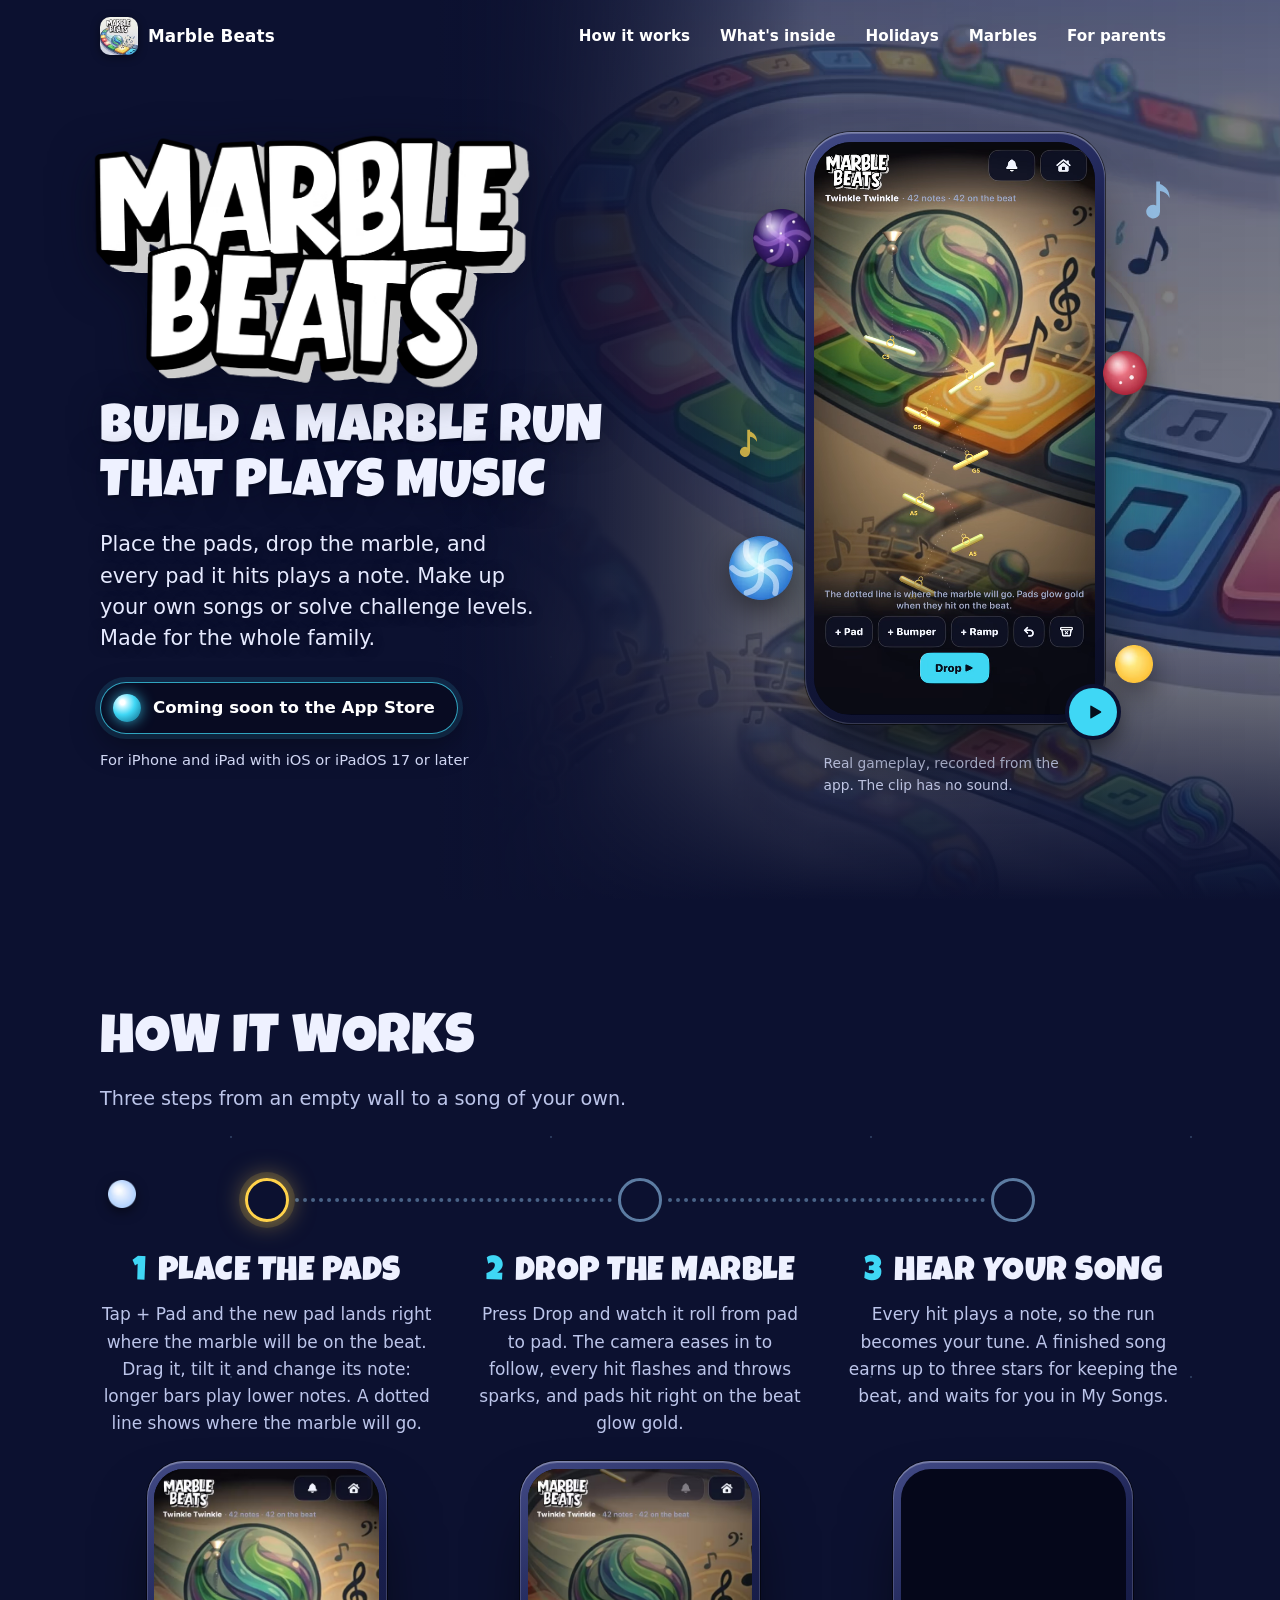
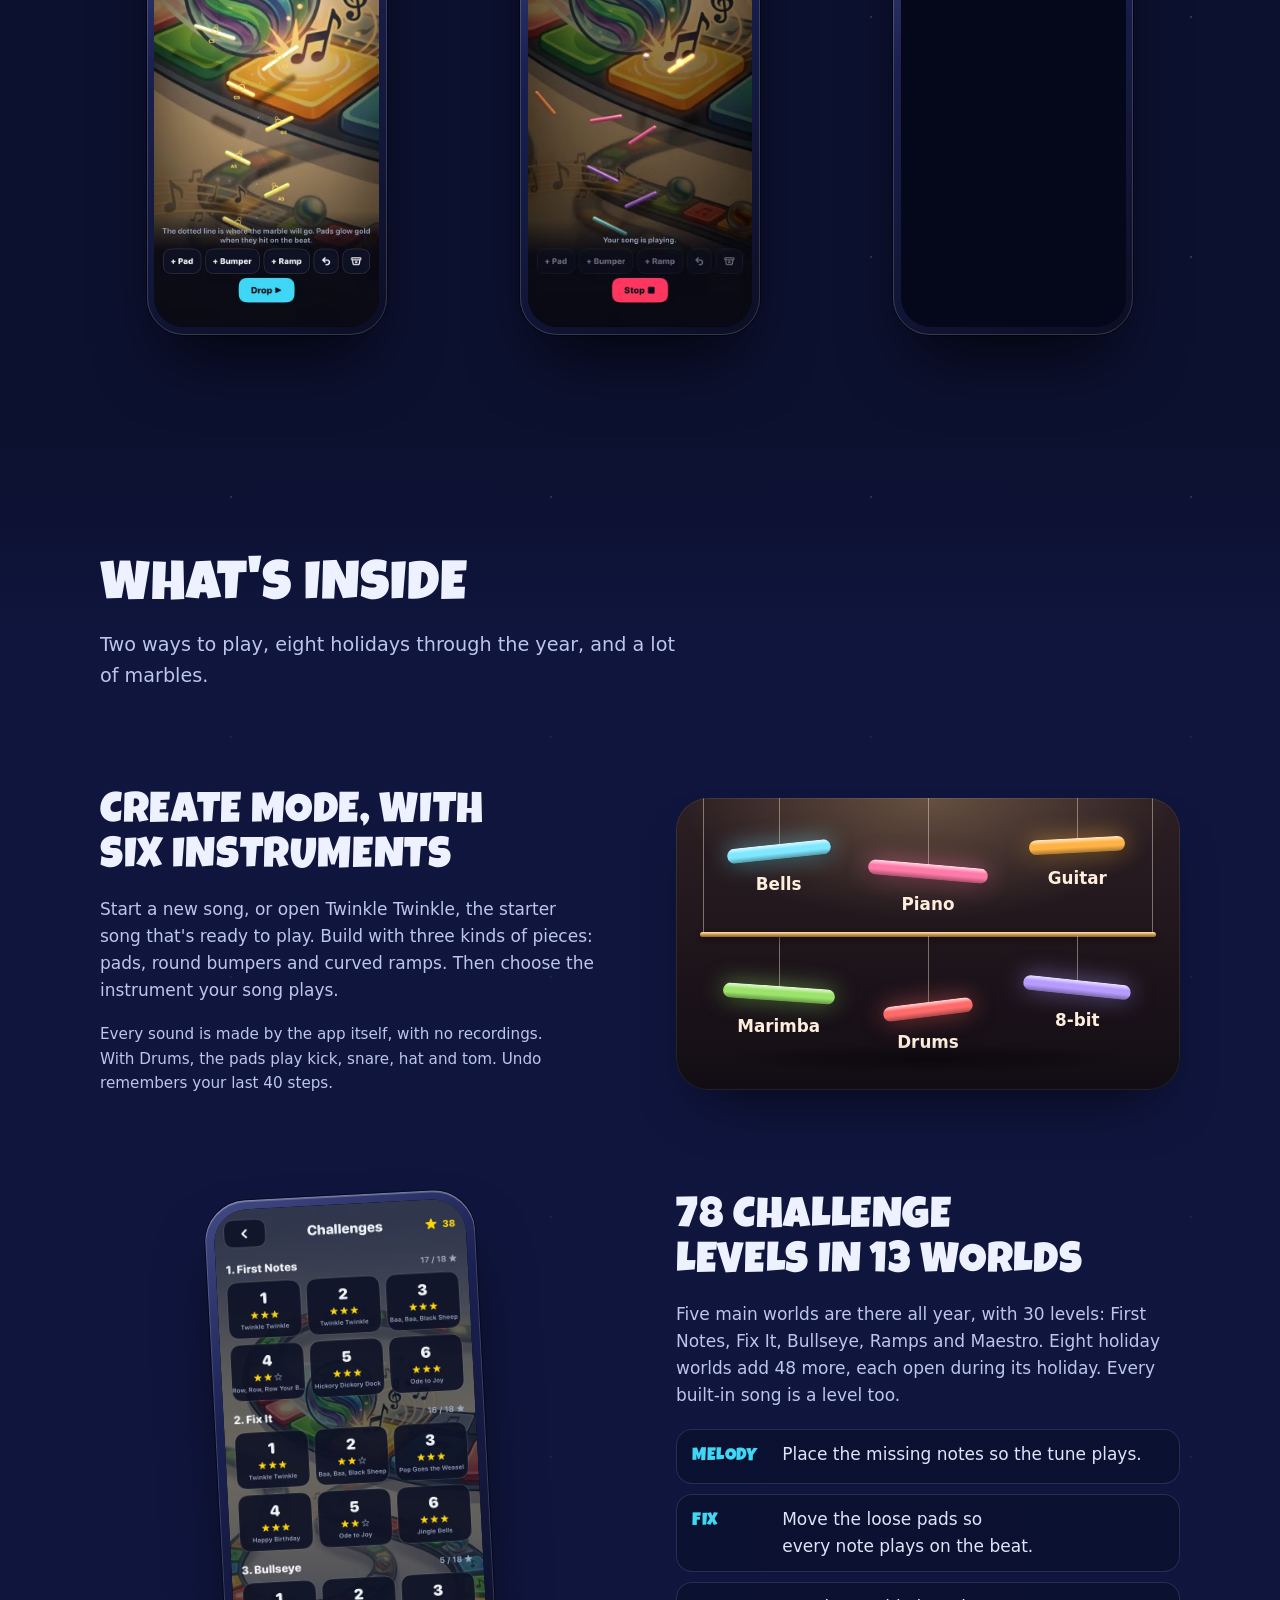
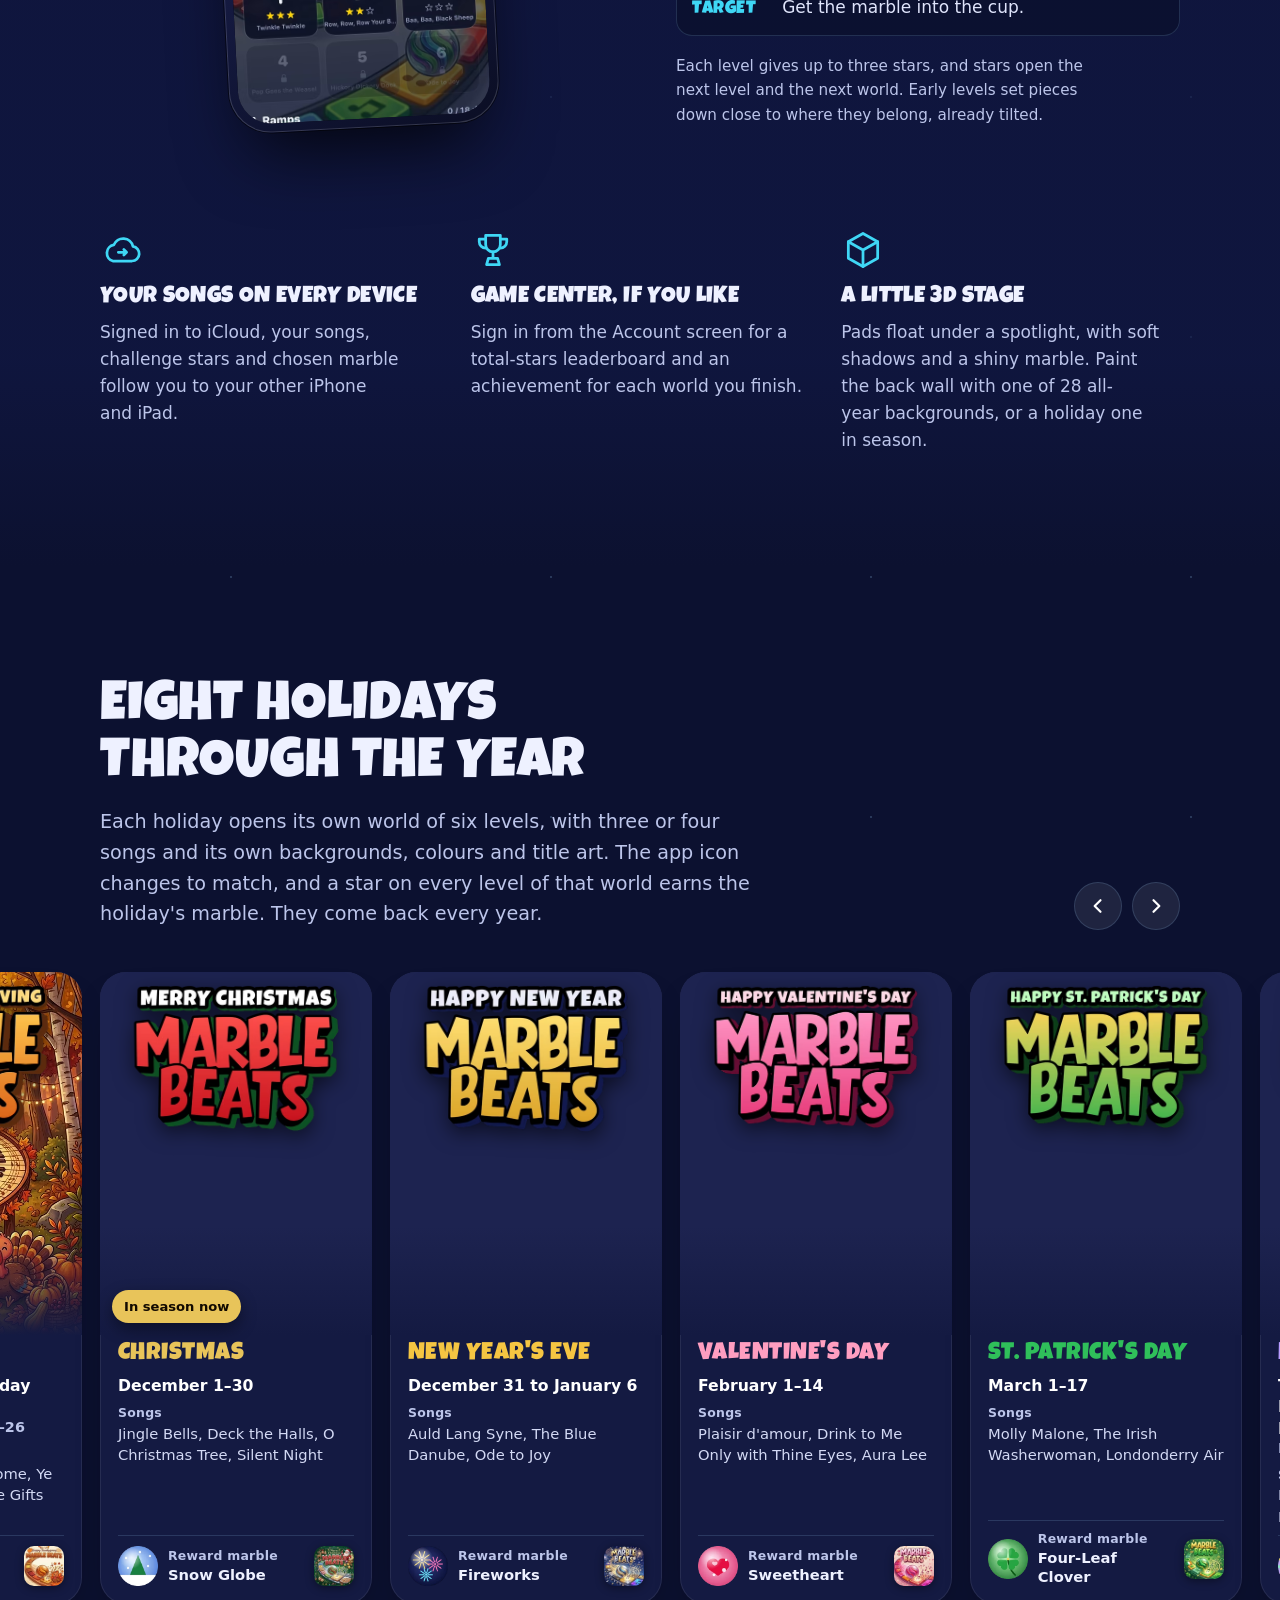
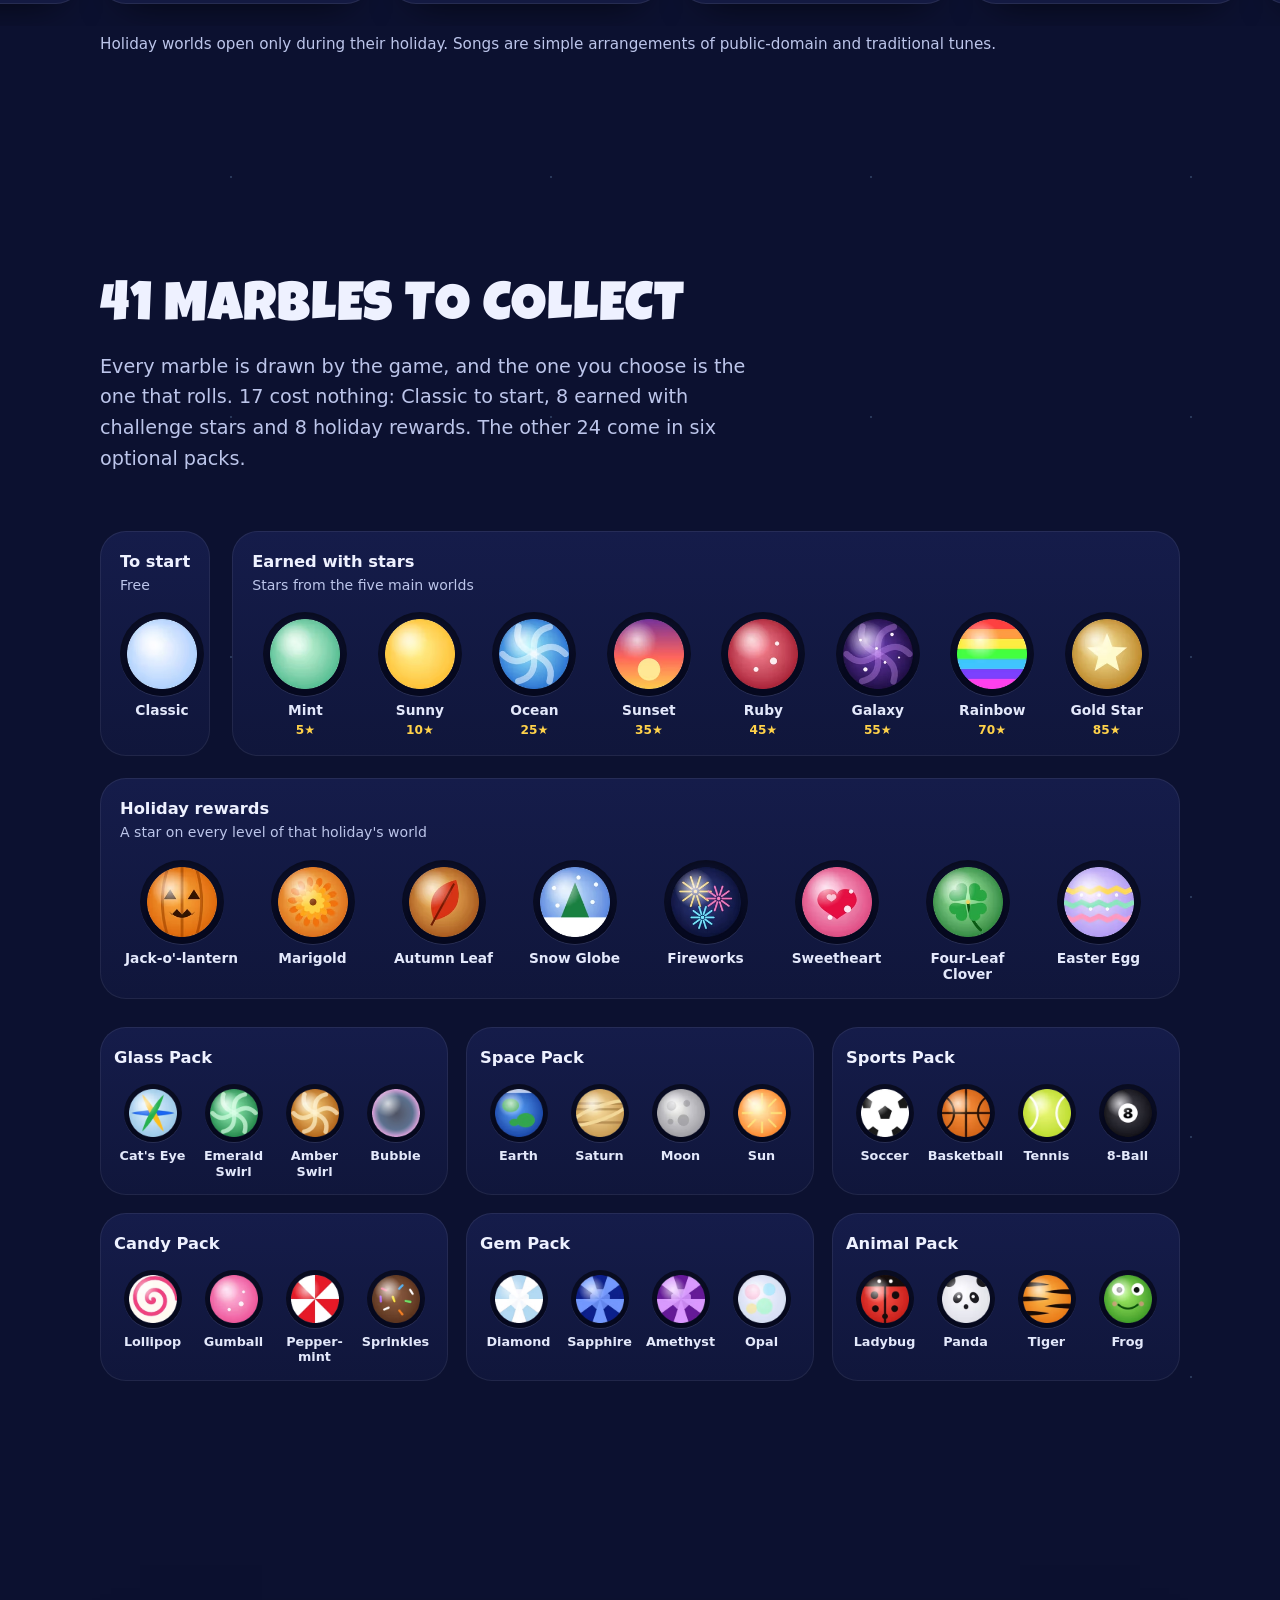
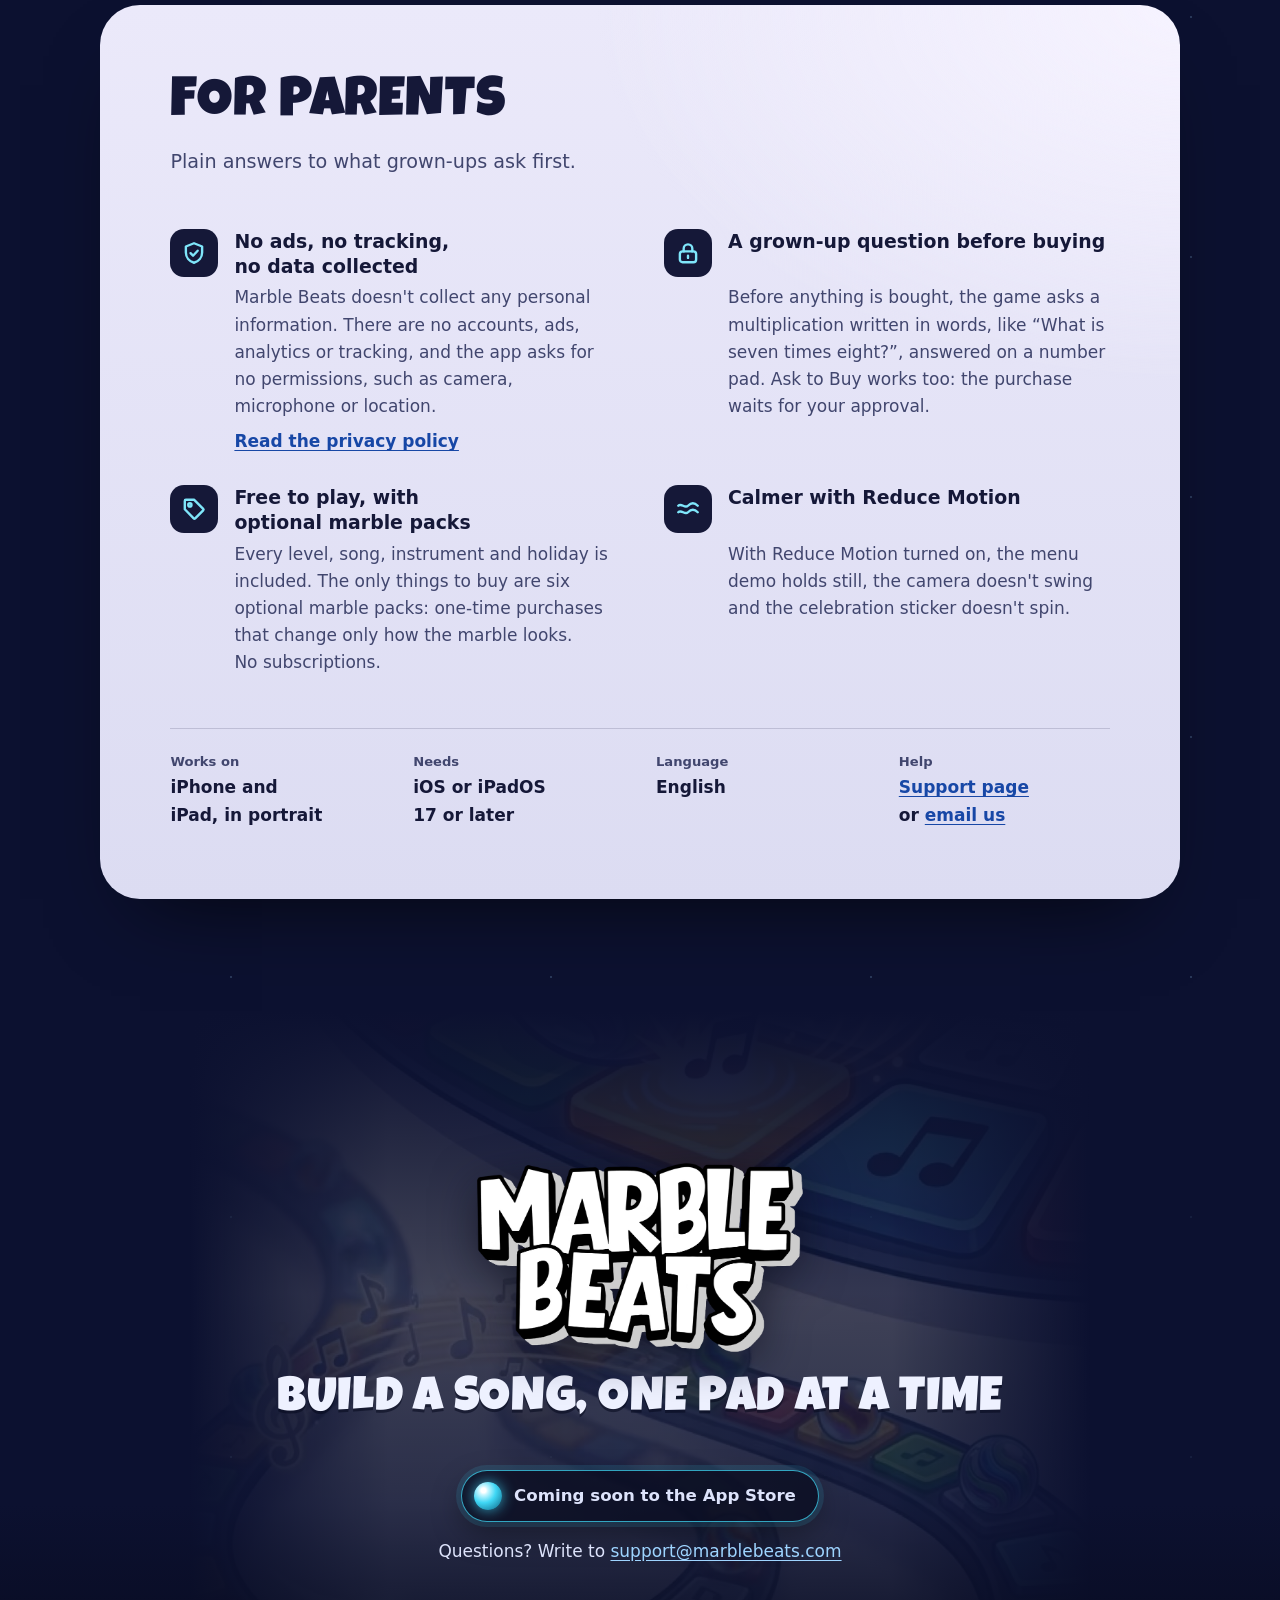
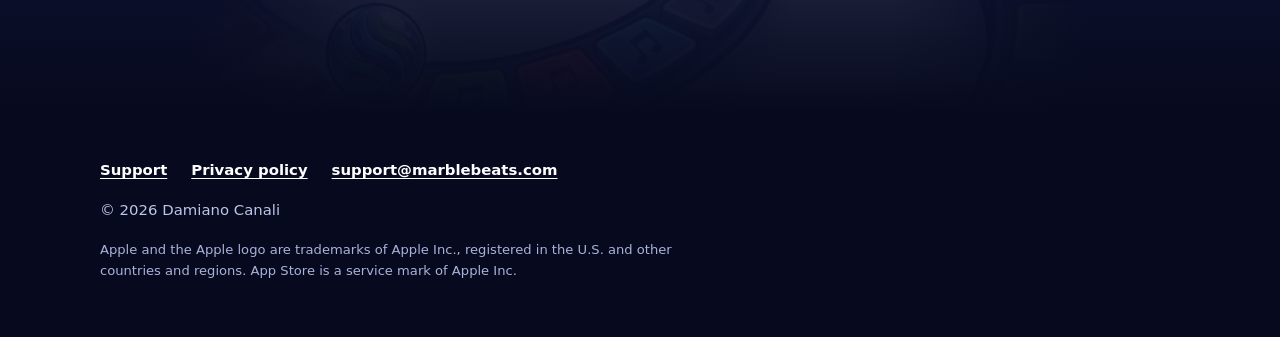
<file: index.html>
<!doctype html>
<html lang="en">
<head>
<meta charset="utf-8">
<meta name="viewport" content="width=device-width, initial-scale=1, viewport-fit=cover">
<title>Marble Beats: build a marble run that plays music</title>
<meta name="description" content="Place pads, drop the marble, and every pad it hits plays a note. A music game for the whole family on iPhone and iPad, with no ads and no tracking.">
<meta name="theme-color" content="#0c1130">
<meta name="color-scheme" content="dark">
<link rel="canonical" href="https://marblebeats.com/">
<link rel="icon" href="assets/favicon-32.png" sizes="32x32" type="image/png">
<link rel="apple-touch-icon" href="assets/apple-touch-icon.png">
<meta property="og:type" content="website">
<meta property="og:site_name" content="Marble Beats">
<meta property="og:url" content="https://marblebeats.com/">
<meta property="og:title" content="Marble Beats: build a marble run that plays music">
<meta property="og:description" content="Place pads, drop the marble, and every pad it hits plays a note. For iPhone and iPad.">
<meta property="og:image" content="https://marblebeats.com/assets/og.jpg">
<meta property="og:image:width" content="1200">
<meta property="og:image:height" content="630">
<meta property="og:image:alt" content="The Marble Beats lettering over the game's marble track artwork, next to a screenshot of a marble run playing a song.">
<meta name="twitter:card" content="summary_large_image">
<meta name="twitter:title" content="Marble Beats: build a marble run that plays music">
<meta name="twitter:description" content="Place pads, drop the marble, and every pad it hits plays a note. For iPhone and iPad.">
<meta name="twitter:image" content="https://marblebeats.com/assets/og.jpg">
<!--
  AT LAUNCH: replace 0000000000 with the app's numeric App Store ID (the digits after "id" in its
  apps.apple.com link) and uncomment the line below. Safari on iPhone and iPad then shows its own
  "Open in the App Store" banner at the top of this page. Also set APP_STORE_URL in the script at the
  end of this file so the official "Download on the App Store" badge replaces the "Coming soon" pill.
-->
<!-- <meta name="apple-itunes-app" content="app-id=0000000000"> -->
<link rel="preload" href="assets/fonts/LuckiestGuy-Regular.ttf" as="font" type="font/ttf" crossorigin>
<style>
@font-face{font-family:"Luckiest Guy";src:url("assets/fonts/LuckiestGuy-Regular.ttf") format("truetype");font-display:swap}
:root{
  --night:#0c1130;--night-2:#111845;--deep:#070a1e;--panel:#141b45;--line:rgba(158,212,255,.16);
  --cyan:#3fd7f5;--on-cyan:#050f1c;--ice:#9ed4ff;--gold:#ffd24a;--text:#eef1ff;--muted:#bcc5ea;
  --day:#e7e6f7;--day-ink:#151838;--day-muted:#41466e;--day-link:#1747a6;
  --display:"Luckiest Guy",ui-rounded,system-ui,sans-serif;
  --body:ui-rounded,"SF Pro Rounded",system-ui,-apple-system,"Segoe UI",Roboto,"Helvetica Neue",Arial,sans-serif;
  --gutter:16px;--maxw:1160px;
  color-scheme:dark;
}
@media (min-width:600px){:root{--gutter:28px}}
@media (min-width:1100px){:root{--gutter:40px}}
*,*::before,*::after{box-sizing:border-box}
html{-webkit-text-size-adjust:100%;scroll-behavior:smooth;scroll-padding-top:24px}
body{margin:0;min-width:320px;background:var(--night);color:var(--text);font:400 1.0625rem/1.6 var(--body);-webkit-font-smoothing:antialiased;
  background-image:
    radial-gradient(1px 1px at 23px 41px,rgba(255,255,255,.55),transparent 70%),
    radial-gradient(1px 1px at 151px 97px,rgba(255,255,255,.4),transparent 70%),
    radial-gradient(1.5px 1.5px at 231px 177px,rgba(158,212,255,.6),transparent 70%),
    radial-gradient(1px 1px at 297px 23px,rgba(255,255,255,.35),transparent 70%),
    radial-gradient(1px 1px at 77px 211px,rgba(255,255,255,.3),transparent 70%);
  background-size:320px 240px}
img,video,svg{display:block;max-width:100%}
img{height:auto}
p{margin:0;text-wrap:pretty}
a{color:var(--ice);text-underline-offset:.18em}
a:hover{color:#fff}
:focus-visible{outline:3px solid var(--cyan);outline-offset:3px}
[hidden]{display:none!important}
.vh{position:absolute!important;width:1px;height:1px;overflow:hidden;clip:rect(0 0 0 0);clip-path:inset(50%);white-space:nowrap}
.skip{position:absolute;left:12px;top:-80px;z-index:50;background:var(--cyan);color:var(--on-cyan);font-weight:800;padding:10px 16px;border-radius:12px;text-decoration:none}
.skip:focus{top:12px}
.wrap{width:100%;max-width:var(--maxw);margin-inline:auto;padding-inline:var(--gutter)}
h1,h2,h3,h4{margin:0;font-weight:400}
h1,h2,h3{font-family:var(--display);letter-spacing:.015em;line-height:1.04;text-wrap:balance;text-transform:uppercase}

/* top bar */
.top{position:absolute;inset:0 0 auto;z-index:5}
.top .wrap{display:flex;align-items:center;justify-content:space-between;gap:16px;height:72px}
.brand{display:flex;align-items:center;gap:10px;color:#fff;text-decoration:none;font-weight:800;font-size:1.05rem;letter-spacing:.01em}
.brand img{width:38px;height:38px;border-radius:10px;box-shadow:0 2px 10px rgba(0,0,0,.45)}
.top nav{display:none}
@media (min-width:960px){
  .top nav{display:flex;gap:2px}
  .top nav a{color:#fff;text-decoration:none;font-weight:700;font-size:.95rem;padding:8px 14px;border-radius:999px}
  .top nav a:hover{background:rgba(255,255,255,.1)}
}

/* hero */
.hero{position:relative;isolation:isolate;overflow:hidden;padding:92px 0 64px}
.hero-art{position:absolute;inset:0;z-index:-2}
.hero-art img{width:100%;height:100%;object-fit:cover;object-position:50% 38%}
.hero::before{content:"";position:absolute;inset:0;z-index:-1;
  background:linear-gradient(180deg,rgba(12,17,48,.66) 0%,rgba(12,17,48,.74) 38%,rgba(12,17,48,.9) 62%,var(--night) 92%)}
.hero-inner{display:grid;gap:44px;justify-items:center;text-align:center}
.lettering{width:min(78vw,430px);filter:drop-shadow(0 10px 22px rgba(3,6,20,.55))}
.hero .lettering{margin-inline:auto}
.hero h1{font-size:clamp(1.95rem,1.2rem + 3.3vw,3.3rem);margin-top:14px;text-shadow:0 3px 0 rgba(5,10,30,.55),0 0 30px rgba(5,10,30,.5)}
.lede{font-size:clamp(1.08rem,1rem + .45vw,1.3rem);line-height:1.5;color:#e6eaff;max-width:34ch;margin:16px auto 0;text-shadow:0 1px 12px rgba(5,10,30,.8)}
.get{margin-top:28px;display:flex;justify-content:center}
.req{font-size:.92rem;color:#d0d6f3;margin-top:14px;text-wrap:balance}
.soon{display:inline-flex;align-items:center;gap:12px;padding:11px 22px 11px 12px;border-radius:999px;color:#fff;font-weight:800;font-size:1.04rem;line-height:1.25;text-align:left;text-wrap:balance;
  background:rgba(7,10,30,.72);border:1.5px solid rgba(63,215,245,.75);box-shadow:0 0 0 5px rgba(63,215,245,.12),0 12px 30px rgba(0,0,0,.35)}
.soon .dot{flex:none;width:28px;height:28px;border-radius:50%;
  background:radial-gradient(circle at 34% 30%,#fff 0 9%,#c9f6ff 17%,#3fd7f5 46%,#0b5f80 100%);box-shadow:0 0 14px rgba(63,215,245,.75)}
.store-badge{display:inline-block;border-radius:10px}
.store-badge img{height:56px;width:auto}

.hero-phone{position:relative;margin:0;display:grid;justify-items:center;gap:28px}
.hero-phone::before{content:"";position:absolute;inset:8% -20% 10%;z-index:-1;background:radial-gradient(closest-side,rgba(63,215,245,.32),transparent);filter:blur(10px)}
.hero-phone figcaption{font-size:.86rem;color:#c9d0f0;max-width:30ch}
.phone{--w:280px;position:relative;width:var(--w);padding:calc(var(--w)*.032);border-radius:calc(var(--w)*.155);
  background:linear-gradient(150deg,#424a86 0%,#1a2050 34%,#0b0e24 100%);
  box-shadow:inset 0 0 0 1px rgba(255,255,255,.16),inset 0 2px 0 rgba(255,255,255,.22),0 0 0 1px rgba(0,0,0,.55),0 38px 70px -22px rgba(0,0,0,.8)}
.screen{position:relative;overflow:hidden;aspect-ratio:590/1204;border-radius:calc(var(--w)*.125);background:#05071a}
.screen img{position:absolute;inset:0;width:100%;height:100%;object-fit:cover}
.screen video{position:absolute;left:0;bottom:0;width:100%;height:auto;aspect-ratio:590/1282;object-fit:cover}
.hero .phone{--w:min(292px,72vw)}
.vid-btn{position:absolute;right:-12px;bottom:-12px;z-index:3;width:48px;height:48px;border:0;border-radius:50%;display:grid;place-items:center;cursor:pointer;
  background:var(--cyan);color:var(--on-cyan);box-shadow:0 0 0 4px var(--night),0 10px 22px rgba(0,0,0,.5)}
.vid-btn:hover{background:#86ecff}
.vid-btn:focus-visible{outline-color:#fff}
.vid-btn svg{width:18px;height:18px}
.vid-btn .i-play{margin-left:2px}
.vid-btn .i-play{display:none}
.vid-btn[data-state="paused"] .i-play{display:block}
.vid-btn[data-state="paused"] .i-pause{display:none}
.vid-btn.big{right:50%;bottom:50%;transform:translate(50%,50%);width:78px;height:78px;box-shadow:0 10px 34px rgba(63,215,245,.55),0 0 0 6px rgba(63,215,245,.22)}
.vid-btn.big svg{width:30px;height:30px;margin-left:4px}
.phone-wrap{position:relative}
.floaty{position:absolute;z-index:1;width:var(--s);height:var(--s);filter:drop-shadow(0 10px 14px rgba(0,0,0,.45))}
.floaty img{width:100%;height:100%}
.f1{--s:38px;left:calc(-1*var(--s) + 4px);top:13%}
.f2{--s:32px;right:calc(-1*var(--s) + 2px);top:37%}
.f3{--s:42px;left:calc(-1*var(--s) - 2px);bottom:21%}
.f4{--s:30px;right:calc(-1*var(--s) - 4px);bottom:7%}
.note{position:absolute;z-index:1;width:22px;color:var(--ice);opacity:.75;display:none}
.n1{right:-70px;top:8%;width:30px}
.n2{left:-66px;top:50%;width:22px;color:var(--gold)}
@media (min-width:600px){
  .f1{--s:58px;left:calc(-1*var(--s) + 6px)}
  .f2{--s:44px}
  .f3{--s:64px;left:calc(-1*var(--s) - 12px)}
  .f4{--s:38px;right:calc(-1*var(--s) - 10px)}
  .note{display:block}
}
@media (min-width:980px){
  .hero{padding:132px 0 104px}
  .hero-inner{grid-template-columns:minmax(0,1.12fr) minmax(0,.88fr);gap:56px;text-align:left;justify-items:start;align-items:center}
  .hero-copy{padding-bottom:24px}
  .hero .lettering{width:min(100%,440px);margin-inline:-8px 0}
  .hero h1{max-width:16ch}
  .lede{margin-left:0}
  .hero .get{justify-content:flex-start}
  .hero-phone{justify-self:center}
  .hero .phone{--w:300px}
  .hero-art{left:auto;width:min(64%,860px)}
  .hero-art img{object-position:50% 46%;-webkit-mask-image:linear-gradient(90deg,transparent,#000 42%);mask-image:linear-gradient(90deg,transparent,#000 42%)}
  .hero::before{background:linear-gradient(90deg,var(--night) 34%,rgba(12,17,48,.58) 64%,rgba(12,17,48,.5)),linear-gradient(180deg,transparent 72%,var(--night))}
}

/* sections */
.section{padding-block:clamp(64px,9vw,112px)}
.section-head{max-width:660px}
.section-head h2{font-size:clamp(2.15rem,1.45rem + 2.9vw,3.45rem)}
.section-head p{color:var(--muted);font-size:clamp(1.06rem,1rem + .3vw,1.2rem);margin-top:14px}

/* how it works: the beat rail */
.steps{--ring:44px;--gap:64px;list-style:none;margin:clamp(40px,6vw,64px) 0 0;padding:0;position:relative;display:grid;gap:var(--gap)}
.step{position:relative;padding-left:calc(var(--ring) + 20px)}
.ring{position:absolute;left:0;top:-6px;width:var(--ring);height:var(--ring);border-radius:50%;border:3px solid var(--gold);box-shadow:0 0 0 6px rgba(255,210,74,.14),0 0 26px rgba(255,210,74,.55);transition:border-color .2s,box-shadow .3s}
.armed .ring{border-color:rgba(158,212,255,.55);box-shadow:none}
.armed .ring.lit{border-color:var(--gold);box-shadow:0 0 0 6px rgba(255,210,74,.14),0 0 26px rgba(255,210,74,.55)}
.step:not(.end)::after{content:"";position:absolute;left:calc(var(--ring)/2 - 2px);top:calc(var(--ring) - 6px);bottom:calc(-1*var(--gap) - 6px);border-left:4px dotted rgba(158,212,255,.42)}
.hop{position:absolute;left:0;top:0;width:28px;height:28px;z-index:2;pointer-events:none;display:none;filter:drop-shadow(0 4px 6px rgba(0,0,0,.5))}
.armed .hop{display:block}
.hop img{width:100%;height:100%}
.step h3{font-size:clamp(1.65rem,1.3rem + 1.4vw,2.1rem)}
.step h3 .n{color:var(--cyan);margin-right:.35em}
.step p{color:var(--muted);margin-top:10px;max-width:40ch}
.step .phone{--w:min(228px,60vw);margin-top:24px}
@media (min-width:600px) and (max-width:899px){
  .step{display:grid;grid-template-columns:minmax(0,1fr) auto;grid-template-rows:auto 1fr;column-gap:clamp(24px,5vw,44px);align-items:start}
  .step h3,.step p{grid-column:1}
  .step .phone{--w:min(228px,34vw);grid-column:2;grid-row:1 / span 2;margin-top:0}
}
@media (min-width:900px){
  .steps{grid-template-columns:repeat(3,minmax(0,1fr));--gap:40px}
  .step{padding:calc(var(--ring) + 34px) 0 0;display:flex;flex-direction:column;align-items:center;text-align:center}
  .ring{left:50%;top:0;transform:translateX(-50%)}
  .step:not(.end)::after{left:calc(50% + var(--ring)/2 + 6px);right:calc(-50% - var(--gap) + var(--ring)/2 + 6px);top:calc(var(--ring)/2 - 2px);bottom:auto;border-left:0;border-top:4px dotted rgba(158,212,255,.42)}
  .step p{margin-inline:auto;margin-bottom:24px}
  .step .phone{--w:240px;margin-top:auto}
}

/* what's inside */
.inside{background:linear-gradient(180deg,transparent,rgba(17,24,69,.65) 12%,rgba(17,24,69,.65) 88%,transparent)}
.feature{display:grid;gap:40px;align-items:center;margin-top:clamp(52px,8vw,100px)}
.feature h3{font-size:clamp(1.85rem,1.3rem + 2vw,2.7rem)}
.feature-text > p{color:var(--muted);margin-top:14px;max-width:46ch}
.feature-text > p.fine{font-size:.95rem;margin-top:18px}
@media (min-width:900px){
  .feature{grid-template-columns:minmax(0,1fr) minmax(0,1fr);gap:72px}
  .feature.flip .feature-media{order:-1}
}
.stage{position:relative;overflow:hidden;border-radius:32px;padding:0 clamp(12px,3vw,32px) 34px;
  background:radial-gradient(70% 60% at 50% 0%,rgba(255,206,140,.28),transparent 70%),linear-gradient(180deg,#2c1f23 0%,#1a1219 70%,#120d14 100%);
  box-shadow:inset 0 0 0 1px rgba(255,255,255,.08),0 30px 60px -30px rgba(0,0,0,.8)}
.stage::after{content:"";position:absolute;left:10%;right:10%;bottom:16px;height:30px;border-radius:50%;background:radial-gradient(closest-side,rgba(0,0,0,.45),transparent)}
.instruments{list-style:none;margin:0;padding:0;display:grid;grid-template-columns:repeat(3,minmax(0,1fr));column-gap:8px}
.instruments li{position:relative;display:grid;grid-template-columns:minmax(0,1fr);justify-items:center;align-content:start;gap:12px;padding-top:var(--drop);font-weight:800;font-size:clamp(.9rem,.85rem + .3vw,1.05rem);color:#ffeedd}
.instruments li::before{content:"";position:absolute;top:0;left:50%;height:calc(var(--drop) + 6px);border-left:1.5px solid rgba(255,236,210,.42)}
.instruments li:nth-child(n+4){margin-top:38px}
.instruments li:nth-child(n+4)::before{top:-20px;height:calc(var(--drop) + 26px)}
.instruments li:nth-child(4)::after{content:"";position:absolute;top:-24px;left:-8px;width:calc(300% + 32px);height:5px;border-radius:3px;
  background:linear-gradient(180deg,#ffe7b5 0,#d3a35a 45%,#8a5f2a 100%);box-shadow:0 3px 6px rgba(0,0,0,.45)}
.instruments li:nth-child(1)::after,.instruments li:nth-child(3)::after{content:"";position:absolute;top:0;height:calc(100% + 16px);border-left:1.5px solid rgba(255,236,210,.42)}
.instruments li:nth-child(1)::after{left:-5px}
.instruments li:nth-child(3)::after{right:-5px}
.bar{width:var(--len);max-width:92%;height:15px;border-radius:9px;transform:rotate(var(--tilt));
  background:linear-gradient(180deg,rgba(255,255,255,.75) 0,var(--c) 34%,var(--c) 62%,rgba(0,0,0,.35) 100%),var(--c);
  box-shadow:0 0 22px color-mix(in srgb,var(--c) 55%,transparent),0 6px 10px rgba(0,0,0,.35)}
.kinds{list-style:none;margin:20px 0 0;padding:0;display:grid;gap:10px}
.kinds li{display:grid;grid-template-columns:minmax(0,1fr);gap:2px;padding:12px 16px;border-radius:16px;background:rgba(7,10,30,.42);box-shadow:inset 0 0 0 1px var(--line)}
@media (min-width:600px){.kinds li{grid-template-columns:4.6em minmax(0,1fr);gap:12px;align-items:baseline}}
.kinds b{font-family:var(--display);font-weight:400;font-size:1.1rem;letter-spacing:.03em;color:var(--cyan);text-transform:uppercase}
.kinds span{color:#dfe4fb;text-wrap:balance}
.feature-media{display:grid;justify-items:center}
.feature-media .phone{--w:min(270px,70vw);transform:rotate(-3deg)}

/* holidays */
.holidays .section-head{display:block}
.strip-head{display:flex;align-items:flex-end;justify-content:space-between;gap:24px}
.strip-ctl{display:none;gap:10px;flex:none}
@media (min-width:700px){.strip-ctl{display:flex}}
.strip-ctl button{width:48px;height:48px;border-radius:50%;border:0;cursor:pointer;display:grid;place-items:center;background:rgba(255,255,255,.08);color:#fff;box-shadow:inset 0 0 0 1px var(--line)}
.strip-ctl button:hover{background:rgba(255,255,255,.16)}
.strip-ctl button[aria-disabled="true"]{opacity:.35;cursor:default;background:rgba(255,255,255,.08)}
.strip-ctl svg{width:20px;height:20px}
.strip{list-style:none;margin:36px 0 0;display:grid;grid-auto-flow:column;grid-auto-columns:min(272px,80vw);gap:18px;overflow-x:auto;overscroll-behavior-x:contain;
  scroll-snap-type:x mandatory;position:relative;
  padding:6px max(var(--gutter),calc((100% - var(--maxw))/2 + var(--gutter))) 22px;scroll-padding-inline:max(var(--gutter),calc((100% - var(--maxw))/2 + var(--gutter)));
  scrollbar-width:thin;scrollbar-color:rgba(158,212,255,.35) transparent}
.strip:focus-visible{outline-offset:-3px}
.hcard{scroll-snap-align:start;display:flex;flex-direction:column;border-radius:26px;overflow:hidden;background:#141a42;box-shadow:inset 0 0 0 1px rgba(255,255,255,.08),0 20px 40px -24px rgba(0,0,0,.8)}
.hcard-art{position:relative;aspect-ratio:3/4;background:#1d2350}
.hcard-art::after{content:"";position:absolute;inset:auto 0 0;height:30%;background:linear-gradient(180deg,transparent,#141a42)}
.hcard-bg{position:absolute;inset:0;width:100%;height:100%;object-fit:cover}
.hcard-title{position:absolute;top:12px;left:50%;width:76%;transform:translateX(-50%);z-index:1;filter:drop-shadow(0 6px 10px rgba(0,0,0,.55))}
.season-badge{position:absolute;z-index:2;left:12px;bottom:12px;padding:6px 12px;border-radius:999px;font-size:.82rem;font-weight:800;background:var(--acc);color:#120a00;box-shadow:0 6px 16px rgba(0,0,0,.4)}
.hcard-body{display:flex;flex-direction:column;gap:8px;padding:6px 18px 18px;flex:1}
.hcard h3{font-family:var(--display);font-size:1.5rem;letter-spacing:.02em;line-height:1.1;color:var(--acc);text-transform:uppercase}
.when{font-weight:800;color:#fff;font-size:.98rem;line-height:1.35}
.when-year{display:block;font-weight:600;color:var(--muted);font-size:.9rem}
.when-year:empty{display:none}
.songs{font-size:.92rem;line-height:1.45;color:#d3d9f4}
.k{display:block;font-size:.78rem;font-weight:800;color:var(--muted);letter-spacing:.02em}
.hcard-foot{margin-top:auto;padding-top:10px;display:flex;align-items:center;justify-content:space-between;gap:10px;border-top:1px solid var(--line)}
.reward{display:flex;align-items:center;gap:10px;font-size:.92rem;font-weight:700;line-height:1.3}
.reward img{width:40px;height:40px;flex:none}
.hicon{width:40px;height:40px;border-radius:10px;flex:none;box-shadow:0 2px 8px rgba(0,0,0,.4)}
.strip-note{color:var(--muted);font-size:.95rem;margin-top:6px}

/* marbles */
.tray{margin-top:clamp(36px,6vw,56px);display:grid;gap:28px}
.shelves{display:grid;gap:22px}
@media (min-width:1000px){.shelves{grid-template-columns:auto 1fr;column-gap:22px}.shelf.holiday{grid-column:1 / -1}}
.shelf,.pack{border-radius:26px;padding:20px 20px 16px;background:linear-gradient(180deg,#151c4a,#10163b);box-shadow:inset 0 0 0 1px rgba(255,255,255,.07)}
.shelf h3,.pack h4{font-family:var(--body);font-weight:800;font-size:1.02rem;letter-spacing:0;line-height:1.3;text-transform:none}
.shelf .sub{color:var(--muted);font-size:.88rem;margin-top:2px}
.marbles{list-style:none;margin:16px 0 0;padding:0;display:flex;flex-wrap:wrap;gap:14px 4px}
@media (min-width:600px){.marbles{gap:14px 8px}.marbles li{width:78px}.cup{width:68px;height:68px}.cup img{width:56px;height:56px}}
.shelf.start{display:grid;grid-template-columns:1fr auto;grid-template-rows:1fr 1fr;column-gap:16px}
.shelf.start h3{align-self:end}.shelf.start .sub{align-self:start}
.shelf.start .marbles{margin:0;grid-column:2;grid-row:1 / span 2}
@media (min-width:1000px){
  .shelf.start{display:block}.shelf.start .marbles{margin-top:16px}
  .shelf .cup{width:76px;height:76px}
  .shelf .cup img{width:64px;height:64px}
  .shelf .m-name{font-size:.86rem}
}
@media (min-width:1200px){.shelf .cup{width:84px;height:84px}.shelf .cup img{width:70px;height:70px}}
.marbles li{width:70px;display:grid;justify-items:center;align-content:start;text-align:center;gap:6px}
.cup{width:58px;height:58px;border-radius:50%;display:grid;place-items:center;
  background:radial-gradient(circle at 50% 62%,#060920 0 52%,#1e2760 100%);box-shadow:inset 0 5px 10px rgba(0,0,0,.6),0 1px 0 rgba(255,255,255,.1)}
.cup img{width:48px;height:48px;transition:transform .5s cubic-bezier(.3,1.4,.5,1)}
.marbles li:hover .cup img{transform:translateY(-4px) rotate(-28deg)}
.m-name{font-size:.8rem;font-weight:700;line-height:1.2;color:#e3e8fb;hyphens:auto;-webkit-hyphens:auto}
@media (max-width:379px){.shelf,.pack{padding:18px 12px 14px}.marbles{gap:12px 2px}.marbles li{width:64px}.cup{width:54px;height:54px}.cup img{width:44px;height:44px}.m-name{font-size:.72rem}}
.m-note{font-size:.76rem;font-weight:800;color:var(--gold);margin-top:-4px}
/* the star and holiday shelves: even columns that fill the shelf (4 a row on phones, all 8 on wider screens) */
.shelf:not(.start) .marbles{display:grid;grid-template-columns:repeat(4,minmax(0,1fr));gap:16px 6px}
.shelf:not(.start) .marbles li{width:auto;min-width:0}
@media (min-width:760px){.shelf:not(.start) .marbles{grid-template-columns:repeat(8,minmax(0,1fr));gap:18px 8px}}
.packs{display:grid;gap:18px;grid-template-columns:repeat(auto-fill,minmax(min(100%,330px),1fr))}
.pack .marbles{flex-wrap:nowrap;justify-content:space-between;gap:4px}
.pack .marbles li{width:auto;flex:1 1 0;min-width:0}
@media (min-width:600px){.pack{padding-inline:14px}}

/* extras */
.extras{list-style:none;margin:clamp(56px,8vw,96px) 0 0;padding:0;display:grid;gap:28px 32px;grid-template-columns:repeat(auto-fit,minmax(min(100%,210px),1fr))}
.extras li{padding:4px 0 0}
.extras svg{width:44px;height:44px;color:var(--cyan)}
.extras h3{font-size:1.45rem;margin-top:14px}
.extras p{color:var(--muted);margin-top:8px;max-width:38ch}

/* parents */
.parents .panel{border-radius:clamp(26px,4vw,40px);padding:clamp(28px,5.5vw,72px);color:var(--day-ink);
  background:radial-gradient(90% 70% at 100% 0%,#f6f3ff,transparent 60%),linear-gradient(180deg,#ebe9fa,#dcdcf2);box-shadow:0 40px 80px -40px rgba(0,0,0,.7)}
.parents h2{font-size:clamp(2.15rem,1.45rem + 2.9vw,3.45rem);color:var(--day-ink)}
.parents .section-head p{color:var(--day-muted)}
.parents a{color:var(--day-link);font-weight:700}
.parents a:hover{color:#0b2a6e}
.parents :focus-visible{outline-color:#1747a6}
.trust{list-style:none;margin:clamp(32px,5vw,52px) 0 0;padding:0;display:grid;gap:30px 48px;grid-template-columns:repeat(auto-fit,minmax(min(100%,320px),1fr))}
.trust li{display:grid;grid-template-columns:minmax(0,1fr);align-items:start}
@media (max-width:599px){.trust .ic{margin-bottom:14px}}
@media (min-width:600px){
  .trust li{grid-template-columns:48px minmax(0,1fr);column-gap:16px}
  .trust .ic{grid-row:1 / span 2}
  .trust h3,.trust .copy{grid-column:2}
}
/* headings in the same row share a height, so the paragraphs beside each other start level */
@supports (grid-template-rows:subgrid){
  @media (min-width:600px){
    .trust{row-gap:0;margin-bottom:-30px}
    .trust li{grid-row:span 2;grid-template-rows:subgrid;padding-bottom:30px}
  }
}
.trust .ic{width:48px;height:48px;border-radius:14px;display:grid;place-items:center;background:#151838;color:#7fe6fa}
.trust .ic svg{width:26px;height:26px}
.trust h3{font-family:var(--body);font-weight:800;font-size:1.18rem;letter-spacing:0;line-height:1.3;text-wrap:balance;text-transform:none}
.trust p{color:var(--day-muted);margin-top:6px}
.trust p + p{margin-top:8px}
.facts{margin:clamp(32px,5vw,52px) 0 0;padding:22px 0 0;border-top:1px solid rgba(21,24,56,.16);display:grid;gap:14px 32px;grid-template-columns:repeat(auto-fit,minmax(min(100%,200px),1fr))}
.facts div{display:grid;gap:2px;align-content:start}
.facts dt{font-size:.82rem;font-weight:800;color:var(--day-muted)}
.facts dd{margin:0;font-weight:700;text-wrap:balance}

/* finale + footer */
.finale{position:relative;isolation:isolate;overflow:hidden;text-align:center;padding-block:clamp(80px,12vw,150px)}
.finale-art{position:absolute;inset:0;z-index:-2}
.finale-art img{width:100%;height:100%;object-fit:cover;object-position:50% 70%;opacity:.5}
@media (min-width:980px){.finale-art{left:50%;right:auto;width:900px;transform:translateX(-50%);-webkit-mask-image:linear-gradient(90deg,transparent,#000 22%,#000 78%,transparent);mask-image:linear-gradient(90deg,transparent,#000 22%,#000 78%,transparent)}}
.finale::before{content:"";position:absolute;inset:0;z-index:-1;background:linear-gradient(180deg,var(--night) 0%,rgba(12,17,48,.55) 40%,rgba(12,17,48,.7) 70%,var(--deep) 100%)}
.finale .lettering{width:min(66vw,330px);margin:0 auto}
.finale h2{font-size:clamp(1.9rem,1.3rem + 2.6vw,3rem);margin-top:22px;text-shadow:0 3px 0 rgba(5,10,30,.55)}
.finale p{color:#dde3fb;margin-top:16px}
.foot{background:var(--deep);padding:44px 0 56px;color:var(--muted);font-size:.93rem}
.foot nav{display:flex;flex-wrap:wrap;gap:8px 24px}
.foot nav a{color:#fff;font-weight:700}
.foot p{margin-top:16px}
.foot .legal{font-size:.82rem;max-width:72ch;color:#a9b2da}

/* motion: only when the visitor hasn't asked for less */
@media (prefers-reduced-motion:no-preference){
  .floaty{animation:bob 7s ease-in-out infinite}
  .f2{animation-duration:6s;animation-delay:-2s}
  .f3{animation-duration:8s;animation-delay:-4s}
  .f4{animation-duration:6.5s;animation-delay:-1s}
  .note{animation:drift 9s ease-in-out infinite}
  .n2{animation-delay:-4s}
  .soon .dot{animation:pulse 2s ease-in-out infinite}
}
@keyframes bob{0%,100%{transform:translateY(0) rotate(0)}50%{transform:translateY(-14px) rotate(12deg)}}
@keyframes drift{0%,100%{transform:translate(0,0) rotate(-6deg);opacity:.55}50%{transform:translate(6px,-18px) rotate(6deg);opacity:.9}}
@keyframes pulse{0%,100%{box-shadow:0 0 10px rgba(63,215,245,.6)}50%{box-shadow:0 0 22px rgba(63,215,245,1)}}
@media (prefers-reduced-motion:reduce){
  html{scroll-behavior:auto}
  .cup img{transition:none}
  .marbles li:hover .cup img{transform:none}
}
</style>
</head>
<body>
<a class="skip" href="#main">Skip to content</a>
<header class="top">
  <div class="wrap">
    <a class="brand" href="#top"><picture><source srcset="assets/img/app-icon.avif" type="image/avif"><img src="assets/img/app-icon.png" alt="" width="128" height="128"></picture>Marble Beats</a>
    <nav aria-label="Sections">
      <a href="#how">How it works</a>
      <a href="#inside">What's inside</a>
      <a href="#holidays">Holidays</a>
      <a href="#marbles">Marbles</a>
      <a href="#parents">For parents</a>
    </nav>
  </div>
</header>

<main id="main">
<section class="hero" id="top" aria-labelledby="hero-h">
  <div class="hero-art" aria-hidden="true"><picture><source srcset="assets/img/marble-track.avif 704w, assets/img/marble-track-1170.avif 1170w" sizes="(min-width:980px) 860px, 100vw" type="image/avif"><img src="assets/img/marble-track.jpg" srcset="assets/img/marble-track.jpg 704w, assets/img/marble-track-1170.jpg 1170w" sizes="(min-width:980px) 860px, 100vw" alt="" width="704" height="1520" fetchpriority="high"></picture></div>
  <div class="wrap hero-inner">
    <div class="hero-copy">
      <picture><source srcset="assets/img/title.avif" type="image/avif"><img class="lettering" src="assets/img/title.png" alt="Marble Beats" width="960" height="561" fetchpriority="high"></picture>
      <h1 id="hero-h">Build a marble run that plays music</h1>
      <p class="lede">Place the pads, drop the marble, and every pad it hits plays a note. Make up your own songs or solve challenge levels. Made for the whole family.</p>
      <div class="get">
        <p class="soon"><span class="dot" aria-hidden="true"></span>Coming soon to the App Store</p>
        <a class="store-badge" href="#" hidden><img src="assets/download-on-the-app-store-black-en-us.svg" alt="Download on the App Store" width="168" height="56" loading="lazy"></a>
      </div>
      <p class="req">For iPhone and iPad with iOS or iPadOS 17 or later</p>
    </div>
    <figure class="hero-phone">
      <div class="phone-wrap">
      <div class="phone">
        <div class="screen">
          <video id="clip" aria-label="Gameplay clip" muted loop playsinline controls preload="none" poster="assets/video/gameplay-poster.jpg" width="590" height="1282" aria-describedby="clip-cap">
            <source src="assets/video/gameplay.mp4" type="video/mp4">
            <source src="assets/video/gameplay.webm" type="video/webm">
          </video>
        </div>
      </div>
      <button class="vid-btn" id="clip-btn" type="button" data-state="paused" aria-label="Play the gameplay clip" hidden>
        <svg class="i-play" viewBox="0 0 24 24" aria-hidden="true"><path fill="currentColor" d="M7 4.5v15a1 1 0 0 0 1.5.86l12.6-7.5a1 1 0 0 0 0-1.72L8.5 3.64A1 1 0 0 0 7 4.5Z"/></svg>
        <svg class="i-pause" viewBox="0 0 24 24" aria-hidden="true"><rect x="5" y="4" width="5" height="16" rx="1.5" fill="currentColor"/><rect x="14" y="4" width="5" height="16" rx="1.5" fill="currentColor"/></svg>
      </button>
      <span class="floaty f1" aria-hidden="true"><picture><source srcset="assets/marbles/galaxy.avif" type="image/avif"><img src="assets/marbles/galaxy.png" alt="" width="128" height="128"></picture></span>
      <span class="floaty f2" aria-hidden="true"><picture><source srcset="assets/marbles/ruby.avif" type="image/avif"><img src="assets/marbles/ruby.png" alt="" width="128" height="128"></picture></span>
      <span class="floaty f3" aria-hidden="true"><picture><source srcset="assets/marbles/ocean.avif" type="image/avif"><img src="assets/marbles/ocean.png" alt="" width="128" height="128"></picture></span>
      <span class="floaty f4" aria-hidden="true"><picture><source srcset="assets/marbles/sunny.avif" type="image/avif"><img src="assets/marbles/sunny.png" alt="" width="128" height="128"></picture></span>
      <svg class="note n1" viewBox="0 0 24 32" aria-hidden="true"><path fill="currentColor" d="M9 2v19.2A5.5 5.5 0 1 0 12 26V9.5c3.4.6 6.3 2.4 7.6 5.6.4-5.6-3.3-9.6-7.6-11.2V2H9Z"/></svg>
      <svg class="note n2" viewBox="0 0 24 32" aria-hidden="true"><path fill="currentColor" d="M9 2v19.2A5.5 5.5 0 1 0 12 26V9.5c3.4.6 6.3 2.4 7.6 5.6.4-5.6-3.3-9.6-7.6-11.2V2H9Z"/></svg>
      </div>
      <figcaption id="clip-cap">Real gameplay, recorded from the app. The clip has no sound.</figcaption>
    </figure>
  </div>
</section>

<section class="section how" id="how" aria-labelledby="how-h">
  <div class="wrap">
    <div class="section-head">
      <h2 id="how-h">How it works</h2>
      <p>Three steps from an empty wall to a song of your own.</p>
    </div>
    <ol class="steps">
      <li class="step">
        <span class="ring" aria-hidden="true"></span>
        <h3><span class="n" aria-hidden="true">1</span>Place the pads</h3>
        <p>Tap + Pad and the new pad lands right where the marble will be on the beat. Drag it, tilt it and change its note: longer bars play lower notes. A dotted line shows where the marble will go.</p>
        <div class="phone"><div class="screen">
          <picture><source srcset="assets/img/step-place.avif" type="image/avif"><img src="assets/img/step-place.jpg" alt="Building a song: pads float in the air, each marked with its note, and a dotted line shows the marble's path. Buttons along the bottom read + Pad, + Bumper, + Ramp and Drop." width="540" height="1102" loading="lazy" decoding="async"></picture>
        </div></div>
      </li>
      <li class="step">
        <span class="ring" aria-hidden="true"></span>
        <h3><span class="n" aria-hidden="true">2</span>Drop the marble</h3>
        <p>Press Drop and watch it roll from pad to pad. The camera eases in to follow, every hit flashes and throws sparks, and pads hit right on the beat glow gold.</p>
        <div class="phone"><div class="screen">
          <picture><source srcset="assets/img/step-drop.avif" type="image/avif"><img src="assets/img/step-drop.jpg" alt="The marble mid-run: a pad it just hit lights up with gold sparks, and the screen reads Your song is playing." width="540" height="1102" loading="lazy" decoding="async"></picture>
        </div></div>
      </li>
      <li class="step end">
        <span class="ring" aria-hidden="true"></span>
        <h3><span class="n" aria-hidden="true">3</span>Hear your song</h3>
        <p>Every hit plays a note, so the run becomes your tune. A finished song earns up to three stars for keeping the beat, and waits for you in My Songs.</p>
        <div class="phone"><div class="screen">
          <picture><source srcset="assets/img/step-song.avif" type="image/avif"><img src="assets/img/step-song.jpg" alt="The song has finished: a sticker with three gold stars reads Perfect Rhythm!, 42 notes, 42 on the beat, with buttons for Keep editing and Play again." width="540" height="1102" loading="lazy" decoding="async"></picture>
        </div></div>
      </li>
      <li class="hop" aria-hidden="true"><picture><source srcset="assets/marbles/classic.avif" type="image/avif"><img src="assets/marbles/classic.png" alt="" width="128" height="128"></picture></li>
    </ol>
  </div>
</section>

<section class="section inside" id="inside" aria-labelledby="inside-h">
  <div class="wrap">
    <div class="section-head">
      <h2 id="inside-h">What's inside</h2>
      <p>Two ways to play, eight holidays through the year, and a lot of marbles.</p>
    </div>

    <div class="feature">
      <div class="feature-text">
        <h3>Create mode, with six instruments</h3>
        <p>Start a new song, or open Twinkle Twinkle, the starter song that's ready to play. Build with three kinds of pieces: pads, round bumpers and curved ramps. Then choose the instrument your song plays.</p>
        <p class="fine">Every sound is made by the app itself, with no recordings. With Drums, the pads play kick, snare, hat and tom. Undo remembers your last 40 steps.</p>
      </div>
      <div class="feature-media">
        <div class="stage" style="width:100%">
          <ul class="instruments" aria-label="The six instruments">
            <li style="--drop:46px"><span class="bar" style="--len:104px;--c:#7fe7ff;--tilt:-6deg"></span>Bells</li>
            <li style="--drop:66px"><span class="bar" style="--len:120px;--c:#ff7aa8;--tilt:5deg"></span>Piano</li>
            <li style="--drop:40px"><span class="bar" style="--len:96px;--c:#ffb347;--tilt:-3deg"></span>Guitar</li>
            <li style="--drop:30px"><span class="bar" style="--len:112px;--c:#9be36b;--tilt:4deg"></span>Marimba</li>
            <li style="--drop:46px"><span class="bar" style="--len:90px;--c:#ff6b6b;--tilt:-7deg"></span>Drums</li>
            <li style="--drop:24px"><span class="bar" style="--len:108px;--c:#b79bff;--tilt:6deg"></span>8-bit</li>
          </ul>
        </div>
      </div>
    </div>

    <div class="feature flip">
      <div class="feature-text">
        <h3>78 challenge levels in 13 worlds</h3>
        <p>Five main worlds are there all year, with 30 levels: First Notes, Fix It, Bullseye, Ramps and Maestro. Eight holiday worlds add 48 more, each open during its holiday. Every built-in song is a level too.</p>
        <ul class="kinds">
          <li><b>Melody</b><span>Place the missing notes so the tune plays.</span></li>
          <li><b>Fix</b><span>Move the loose pads so every note plays on the beat.</span></li>
          <li><b>Target</b><span>Get the marble into the cup.</span></li>
        </ul>
        <p class="fine">Each level gives up to three stars, and stars open the next level and the next world. Early levels set pieces down close to where they belong, already tilted.</p>
      </div>
      <div class="feature-media">
        <div class="phone"><div class="screen">
          <picture><source srcset="assets/img/challenges.avif" type="image/avif"><img src="assets/img/challenges.jpg" alt="The Challenges screen with 38 stars earned: every level of World 1, First Notes, and World 2, Fix It, has two or three stars, and World 3, Bullseye, is under way with its later levels still locked." width="540" height="1102" loading="lazy" decoding="async"></picture>
        </div></div>
      </div>
    </div>
    <ul class="extras">
      <li>
        <svg viewBox="0 0 48 48" aria-hidden="true" fill="none" stroke="currentColor" stroke-width="3" stroke-linecap="round" stroke-linejoin="round"><path d="M14 36h21a8 8 0 0 0 1-15.9A11 11 0 0 0 15 18.5 9 9 0 0 0 14 36Z"/><path d="M20 26.5h9m-3-3 3 3-3 3"/></svg>
        <h3>Your songs on every device</h3>
        <p>Signed in to iCloud, your songs, challenge stars and chosen marble follow you to your other iPhone and iPad.</p>
      </li>
      <li>
        <svg viewBox="0 0 48 48" aria-hidden="true" fill="none" stroke="currentColor" stroke-width="3" stroke-linecap="round" stroke-linejoin="round"><path d="M16 8h16v10a8 8 0 0 1-16 0V8Z"/><path d="M16 12H9v3a7 7 0 0 0 7 7m16-10h7v3a7 7 0 0 1-7 7M24 26v7m-7 7h14l-2-7H19l-2 7Z"/></svg>
        <h3>Game Center, if you like</h3>
        <p>Sign in from the Account screen for a total-stars leaderboard and an achievement for each world you finish.</p>
      </li>
      <li>
        <svg viewBox="0 0 48 48" aria-hidden="true" fill="none" stroke="currentColor" stroke-width="3" stroke-linecap="round" stroke-linejoin="round"><path d="M24 6 40 15v18L24 42 8 33V15L24 6Z"/><path d="m8 15 16 9 16-9M24 24v18"/></svg>
        <h3>A little 3D stage</h3>
        <p>Pads float under a spotlight, with soft shadows and a shiny marble. Paint the back wall with one of 28 all-year backgrounds, or a holiday one in season.</p>
      </li>
    </ul>
  </div>
</section>

<section class="section holidays" id="holidays" aria-labelledby="hol-h">
  <div class="wrap strip-head">
    <div class="section-head">
      <h2 id="hol-h">Eight holidays through the year</h2>
      <p>Each holiday opens its own world of six levels, with three or four songs and its own backgrounds, colours and title art. The app icon changes to match, and a star on every level of that world earns the holiday's marble. They come back every year.</p>
    </div>
    <div class="strip-ctl">
      <button type="button" data-dir="-1" aria-label="Previous holidays"><svg viewBox="0 0 24 24" aria-hidden="true"><path d="M15 5l-7 7 7 7" fill="none" stroke="currentColor" stroke-width="2.6" stroke-linecap="round" stroke-linejoin="round"/></svg></button>
      <button type="button" data-dir="1" aria-label="Next holidays"><svg viewBox="0 0 24 24" aria-hidden="true"><path d="M9 5l7 7-7 7" fill="none" stroke="currentColor" stroke-width="2.6" stroke-linecap="round" stroke-linejoin="round"/></svg></button>
    </div>
  </div>
  <ul class="strip" tabindex="0" aria-label="The eight holidays, in calendar order from October">
<li class="hcard" data-h="halloween" style="--acc:#FF7A1A">
  <div class="hcard-art">
    <picture><source srcset="assets/holidays/halloween.avif" type="image/avif"><img src="assets/holidays/halloween.jpg" alt="" width="520" height="720" class="hcard-bg" loading="lazy" decoding="async"></picture>
    <picture><source srcset="assets/holidays/title-halloween.avif" type="image/avif"><img src="assets/holidays/title-halloween.png" alt="" width="440" height="313" class="hcard-title" loading="lazy" decoding="async"></picture>
  </div>
  <div class="hcard-body">
    <h3>Halloween</h3>
    <p class="when">October 1–31</p>
    <p class="songs"><span class="k">Songs</span> In the Hall of the Mountain King, Toccata and Fugue, Funeral March</p>
    <div class="hcard-foot">
      <span class="reward"><picture><source srcset="assets/marbles/pumpkin.avif" type="image/avif"><img src="assets/marbles/pumpkin.png" alt="" width="128" height="128" loading="lazy" decoding="async"></picture><span><span class="k">Reward marble</span> Jack-o&#x27;-lantern</span></span>
      <picture><source srcset="assets/holidays/icon-halloween.avif" type="image/avif"><img src="assets/holidays/icon-halloween.png" alt="Halloween app icon" width="96" height="96" class="hicon" loading="lazy" decoding="async"></picture>
    </div>
  </div>
</li>
<li class="hcard" data-h="muertos" style="--acc:#FFA620">
  <div class="hcard-art">
    <picture><source srcset="assets/holidays/muertos.avif" type="image/avif"><img src="assets/holidays/muertos.jpg" alt="" width="520" height="720" class="hcard-bg" loading="lazy" decoding="async"></picture>
    <picture><source srcset="assets/holidays/title-muertos.avif" type="image/avif"><img src="assets/holidays/title-muertos.png" alt="" width="440" height="322" class="hcard-title" loading="lazy" decoding="async"></picture>
  </div>
  <div class="hcard-body">
    <h3>Día de los Muertos</h3>
    <p class="when">November 1–7</p>
    <p class="songs"><span class="k">Songs</span> La Cucaracha, La Paloma, Mambrú se fue a la guerra</p>
    <div class="hcard-foot">
      <span class="reward"><picture><source srcset="assets/marbles/marigold.avif" type="image/avif"><img src="assets/marbles/marigold.png" alt="" width="128" height="128" loading="lazy" decoding="async"></picture><span><span class="k">Reward marble</span> Marigold</span></span>
      <picture><source srcset="assets/holidays/icon-muertos.avif" type="image/avif"><img src="assets/holidays/icon-muertos.png" alt="Día de los Muertos app icon" width="96" height="96" class="hicon" loading="lazy" decoding="async"></picture>
    </div>
  </div>
</li>
<li class="hcard" data-h="thanksgiving" style="--acc:#F2A33A">
  <div class="hcard-art">
    <picture><source srcset="assets/holidays/thanksgiving.avif" type="image/avif"><img src="assets/holidays/thanksgiving.jpg" alt="" width="520" height="720" class="hcard-bg" loading="lazy" decoding="async"></picture>
    <picture><source srcset="assets/holidays/title-thanksgiving.avif" type="image/avif"><img src="assets/holidays/title-thanksgiving.png" alt="" width="440" height="309" class="hcard-title" loading="lazy" decoding="async"></picture>
  </div>
  <div class="hcard-body">
    <h3>Thanksgiving</h3>
    <p class="when">November 8 to the day after Thanksgiving<span class="when-year" data-year-for="thanksgiving"></span></p>
    <p class="songs"><span class="k">Songs</span> We Gather Together, Come, Ye Thankful People, Simple Gifts</p>
    <div class="hcard-foot">
      <span class="reward"><picture><source srcset="assets/marbles/leaf.avif" type="image/avif"><img src="assets/marbles/leaf.png" alt="" width="128" height="128" loading="lazy" decoding="async"></picture><span><span class="k">Reward marble</span> Autumn Leaf</span></span>
      <picture><source srcset="assets/holidays/icon-thanksgiving.avif" type="image/avif"><img src="assets/holidays/icon-thanksgiving.png" alt="Thanksgiving app icon" width="96" height="96" class="hicon" loading="lazy" decoding="async"></picture>
    </div>
  </div>
</li>
<li class="hcard" data-h="christmas" style="--acc:#E8C45A">
  <div class="hcard-art">
    <picture><source srcset="assets/holidays/christmas.avif" type="image/avif"><img src="assets/holidays/christmas.jpg" alt="" width="520" height="720" class="hcard-bg" loading="lazy" decoding="async"></picture>
    <picture><source srcset="assets/holidays/title-christmas.avif" type="image/avif"><img src="assets/holidays/title-christmas.png" alt="" width="440" height="314" class="hcard-title" loading="lazy" decoding="async"></picture>
  </div>
  <div class="hcard-body">
    <h3>Christmas</h3>
    <p class="when">December 1–30</p>
    <p class="songs"><span class="k">Songs</span> Jingle Bells, Deck the Halls, O Christmas Tree, Silent Night</p>
    <div class="hcard-foot">
      <span class="reward"><picture><source srcset="assets/marbles/snowglobe.avif" type="image/avif"><img src="assets/marbles/snowglobe.png" alt="" width="128" height="128" loading="lazy" decoding="async"></picture><span><span class="k">Reward marble</span> Snow Globe</span></span>
      <picture><source srcset="assets/holidays/icon-christmas.avif" type="image/avif"><img src="assets/holidays/icon-christmas.png" alt="Christmas app icon" width="96" height="96" class="hicon" loading="lazy" decoding="async"></picture>
    </div>
  </div>
</li>
<li class="hcard" data-h="newyear" style="--acc:#F5C542">
  <div class="hcard-art">
    <picture><source srcset="assets/holidays/newyear.avif" type="image/avif"><img src="assets/holidays/newyear.jpg" alt="" width="520" height="720" class="hcard-bg" loading="lazy" decoding="async"></picture>
    <picture><source srcset="assets/holidays/title-newyear.avif" type="image/avif"><img src="assets/holidays/title-newyear.png" alt="" width="440" height="316" class="hcard-title" loading="lazy" decoding="async"></picture>
  </div>
  <div class="hcard-body">
    <h3>New Year&#x27;s Eve</h3>
    <p class="when">December 31 to January 6</p>
    <p class="songs"><span class="k">Songs</span> Auld Lang Syne, The Blue Danube, Ode to Joy</p>
    <div class="hcard-foot">
      <span class="reward"><picture><source srcset="assets/marbles/fireworks.avif" type="image/avif"><img src="assets/marbles/fireworks.png" alt="" width="128" height="128" loading="lazy" decoding="async"></picture><span><span class="k">Reward marble</span> Fireworks</span></span>
      <picture><source srcset="assets/holidays/icon-newyear.avif" type="image/avif"><img src="assets/holidays/icon-newyear.png" alt="New Year&#x27;s Eve app icon" width="96" height="96" class="hicon" loading="lazy" decoding="async"></picture>
    </div>
  </div>
</li>
<li class="hcard" data-h="valentines" style="--acc:#FF9EC0">
  <div class="hcard-art">
    <picture><source srcset="assets/holidays/valentines.avif" type="image/avif"><img src="assets/holidays/valentines.jpg" alt="" width="520" height="720" class="hcard-bg" loading="lazy" decoding="async"></picture>
    <picture><source srcset="assets/holidays/title-valentines.avif" type="image/avif"><img src="assets/holidays/title-valentines.png" alt="" width="440" height="309" class="hcard-title" loading="lazy" decoding="async"></picture>
  </div>
  <div class="hcard-body">
    <h3>Valentine&#x27;s Day</h3>
    <p class="when">February 1–14</p>
    <p class="songs"><span class="k">Songs</span> Plaisir d&#x27;amour, Drink to Me Only with Thine Eyes, Aura Lee</p>
    <div class="hcard-foot">
      <span class="reward"><picture><source srcset="assets/marbles/sweetheart.avif" type="image/avif"><img src="assets/marbles/sweetheart.png" alt="" width="128" height="128" loading="lazy" decoding="async"></picture><span><span class="k">Reward marble</span> Sweetheart</span></span>
      <picture><source srcset="assets/holidays/icon-valentines.avif" type="image/avif"><img src="assets/holidays/icon-valentines.png" alt="Valentine&#x27;s Day app icon" width="96" height="96" class="hicon" loading="lazy" decoding="async"></picture>
    </div>
  </div>
</li>
<li class="hcard" data-h="stpatricks" style="--acc:#2FBF5A">
  <div class="hcard-art">
    <picture><source srcset="assets/holidays/stpatricks.avif" type="image/avif"><img src="assets/holidays/stpatricks.jpg" alt="" width="520" height="720" class="hcard-bg" loading="lazy" decoding="async"></picture>
    <picture><source srcset="assets/holidays/title-stpatricks.avif" type="image/avif"><img src="assets/holidays/title-stpatricks.png" alt="" width="440" height="308" class="hcard-title" loading="lazy" decoding="async"></picture>
  </div>
  <div class="hcard-body">
    <h3>St. Patrick&#x27;s Day</h3>
    <p class="when">March 1–17</p>
    <p class="songs"><span class="k">Songs</span> Molly Malone, The Irish Washerwoman, Londonderry Air</p>
    <div class="hcard-foot">
      <span class="reward"><picture><source srcset="assets/marbles/clover.avif" type="image/avif"><img src="assets/marbles/clover.png" alt="" width="128" height="128" loading="lazy" decoding="async"></picture><span><span class="k">Reward marble</span> Four-Leaf Clover</span></span>
      <picture><source srcset="assets/holidays/icon-stpatricks.avif" type="image/avif"><img src="assets/holidays/icon-stpatricks.png" alt="St. Patrick&#x27;s Day app icon" width="96" height="96" class="hicon" loading="lazy" decoding="async"></picture>
    </div>
  </div>
</li>
<li class="hcard" data-h="easter" style="--acc:#B89CFF">
  <div class="hcard-art">
    <picture><source srcset="assets/holidays/easter.avif" type="image/avif"><img src="assets/holidays/easter.jpg" alt="" width="520" height="720" class="hcard-bg" loading="lazy" decoding="async"></picture>
    <picture><source srcset="assets/holidays/title-easter.avif" type="image/avif"><img src="assets/holidays/title-easter.png" alt="" width="440" height="324" class="hcard-title" loading="lazy" decoding="async"></picture>
  </div>
  <div class="hcard-body">
    <h3>Easter</h3>
    <p class="when">The two weeks before Easter Sunday, through Easter Monday<span class="when-year" data-year-for="easter"></span></p>
    <p class="songs"><span class="k">Songs</span> Hot Cross Buns, Christ the Lord Is Risen Today, Spring (Vivaldi)</p>
    <div class="hcard-foot">
      <span class="reward"><picture><source srcset="assets/marbles/easteregg.avif" type="image/avif"><img src="assets/marbles/easteregg.png" alt="" width="128" height="128" loading="lazy" decoding="async"></picture><span><span class="k">Reward marble</span> Easter Egg</span></span>
      <picture><source srcset="assets/holidays/icon-easter.avif" type="image/avif"><img src="assets/holidays/icon-easter.png" alt="Easter app icon" width="96" height="96" class="hicon" loading="lazy" decoding="async"></picture>
    </div>
  </div>
</li>
  </ul>
  <div class="wrap"><p class="strip-note">Holiday worlds open only during their holiday. Songs are simple arrangements of public-domain and traditional tunes.</p></div>
</section>

<section class="section marbles-sec" id="marbles" aria-labelledby="mar-h">
  <div class="wrap">
    <div class="section-head">
      <h2 id="mar-h">41 marbles to collect</h2>
      <p>Every marble is drawn by the game, and the one you choose is the one that rolls. 17 cost nothing: Classic to start, 8 earned with challenge stars and 8 holiday rewards. The other 24 come in six optional packs.</p>
    </div>
    <div class="tray">
      <div class="shelves">
        <div class="shelf start">
          <h3>To start</h3>
          <p class="sub">Free</p>
          <ul class="marbles"><li><span class="cup"><picture><source srcset="assets/marbles/classic.avif" type="image/avif"><img src="assets/marbles/classic.png" alt="" width="128" height="128" loading="lazy" decoding="async"></picture></span><span class="m-name">Classic</span></li></ul>
        </div>
        <div class="shelf">
          <h3>Earned with stars</h3>
          <p class="sub">Stars from the five main worlds</p>
          <ul class="marbles"><li><span class="cup"><picture><source srcset="assets/marbles/mint.avif" type="image/avif"><img src="assets/marbles/mint.png" alt="" width="128" height="128" loading="lazy" decoding="async"></picture></span><span class="m-name">Mint</span><span class="m-note">5<span class="star" aria-hidden="true">★</span><span class="vh"> stars</span></span></li><li><span class="cup"><picture><source srcset="assets/marbles/sunny.avif" type="image/avif"><img src="assets/marbles/sunny.png" alt="" width="128" height="128" loading="lazy" decoding="async"></picture></span><span class="m-name">Sunny</span><span class="m-note">10<span class="star" aria-hidden="true">★</span><span class="vh"> stars</span></span></li><li><span class="cup"><picture><source srcset="assets/marbles/ocean.avif" type="image/avif"><img src="assets/marbles/ocean.png" alt="" width="128" height="128" loading="lazy" decoding="async"></picture></span><span class="m-name">Ocean</span><span class="m-note">25<span class="star" aria-hidden="true">★</span><span class="vh"> stars</span></span></li><li><span class="cup"><picture><source srcset="assets/marbles/sunset.avif" type="image/avif"><img src="assets/marbles/sunset.png" alt="" width="128" height="128" loading="lazy" decoding="async"></picture></span><span class="m-name">Sunset</span><span class="m-note">35<span class="star" aria-hidden="true">★</span><span class="vh"> stars</span></span></li><li><span class="cup"><picture><source srcset="assets/marbles/ruby.avif" type="image/avif"><img src="assets/marbles/ruby.png" alt="" width="128" height="128" loading="lazy" decoding="async"></picture></span><span class="m-name">Ruby</span><span class="m-note">45<span class="star" aria-hidden="true">★</span><span class="vh"> stars</span></span></li><li><span class="cup"><picture><source srcset="assets/marbles/galaxy.avif" type="image/avif"><img src="assets/marbles/galaxy.png" alt="" width="128" height="128" loading="lazy" decoding="async"></picture></span><span class="m-name">Galaxy</span><span class="m-note">55<span class="star" aria-hidden="true">★</span><span class="vh"> stars</span></span></li><li><span class="cup"><picture><source srcset="assets/marbles/rainbow.avif" type="image/avif"><img src="assets/marbles/rainbow.png" alt="" width="128" height="128" loading="lazy" decoding="async"></picture></span><span class="m-name">Rainbow</span><span class="m-note">70<span class="star" aria-hidden="true">★</span><span class="vh"> stars</span></span></li><li><span class="cup"><picture><source srcset="assets/marbles/gold.avif" type="image/avif"><img src="assets/marbles/gold.png" alt="" width="128" height="128" loading="lazy" decoding="async"></picture></span><span class="m-name">Gold Star</span><span class="m-note">85<span class="star" aria-hidden="true">★</span><span class="vh"> stars</span></span></li></ul>
        </div>
        <div class="shelf holiday">
          <h3>Holiday rewards</h3>
          <p class="sub">A star on every level of that holiday's world</p>
          <ul class="marbles"><li><span class="cup"><picture><source srcset="assets/marbles/pumpkin.avif" type="image/avif"><img src="assets/marbles/pumpkin.png" alt="" width="128" height="128" loading="lazy" decoding="async"></picture></span><span class="m-name">Jack-o&#x27;-lantern</span></li><li><span class="cup"><picture><source srcset="assets/marbles/marigold.avif" type="image/avif"><img src="assets/marbles/marigold.png" alt="" width="128" height="128" loading="lazy" decoding="async"></picture></span><span class="m-name">Marigold</span></li><li><span class="cup"><picture><source srcset="assets/marbles/leaf.avif" type="image/avif"><img src="assets/marbles/leaf.png" alt="" width="128" height="128" loading="lazy" decoding="async"></picture></span><span class="m-name">Autumn Leaf</span></li><li><span class="cup"><picture><source srcset="assets/marbles/snowglobe.avif" type="image/avif"><img src="assets/marbles/snowglobe.png" alt="" width="128" height="128" loading="lazy" decoding="async"></picture></span><span class="m-name">Snow Globe</span></li><li><span class="cup"><picture><source srcset="assets/marbles/fireworks.avif" type="image/avif"><img src="assets/marbles/fireworks.png" alt="" width="128" height="128" loading="lazy" decoding="async"></picture></span><span class="m-name">Fire&shy;works</span></li><li><span class="cup"><picture><source srcset="assets/marbles/sweetheart.avif" type="image/avif"><img src="assets/marbles/sweetheart.png" alt="" width="128" height="128" loading="lazy" decoding="async"></picture></span><span class="m-name">Sweet&shy;heart</span></li><li><span class="cup"><picture><source srcset="assets/marbles/clover.avif" type="image/avif"><img src="assets/marbles/clover.png" alt="" width="128" height="128" loading="lazy" decoding="async"></picture></span><span class="m-name">Four-Leaf Clover</span></li><li><span class="cup"><picture><source srcset="assets/marbles/easteregg.avif" type="image/avif"><img src="assets/marbles/easteregg.png" alt="" width="128" height="128" loading="lazy" decoding="async"></picture></span><span class="m-name">Easter Egg</span></li></ul>
        </div>
      </div>
      <div>
        <h3 class="vh">Optional marble packs</h3>
        <div class="packs">
<div class="pack"><h4>Glass Pack</h4><ul class="marbles"><li><span class="cup"><picture><source srcset="assets/marbles/catseye.avif" type="image/avif"><img src="assets/marbles/catseye.png" alt="" width="128" height="128" loading="lazy" decoding="async"></picture></span><span class="m-name">Cat&#x27;s Eye</span></li><li><span class="cup"><picture><source srcset="assets/marbles/emerald.avif" type="image/avif"><img src="assets/marbles/emerald.png" alt="" width="128" height="128" loading="lazy" decoding="async"></picture></span><span class="m-name">Emerald Swirl</span></li><li><span class="cup"><picture><source srcset="assets/marbles/amber.avif" type="image/avif"><img src="assets/marbles/amber.png" alt="" width="128" height="128" loading="lazy" decoding="async"></picture></span><span class="m-name">Amber Swirl</span></li><li><span class="cup"><picture><source srcset="assets/marbles/bubble.avif" type="image/avif"><img src="assets/marbles/bubble.png" alt="" width="128" height="128" loading="lazy" decoding="async"></picture></span><span class="m-name">Bubble</span></li></ul></div>
<div class="pack"><h4>Space Pack</h4><ul class="marbles"><li><span class="cup"><picture><source srcset="assets/marbles/earth.avif" type="image/avif"><img src="assets/marbles/earth.png" alt="" width="128" height="128" loading="lazy" decoding="async"></picture></span><span class="m-name">Earth</span></li><li><span class="cup"><picture><source srcset="assets/marbles/saturn.avif" type="image/avif"><img src="assets/marbles/saturn.png" alt="" width="128" height="128" loading="lazy" decoding="async"></picture></span><span class="m-name">Saturn</span></li><li><span class="cup"><picture><source srcset="assets/marbles/moon.avif" type="image/avif"><img src="assets/marbles/moon.png" alt="" width="128" height="128" loading="lazy" decoding="async"></picture></span><span class="m-name">Moon</span></li><li><span class="cup"><picture><source srcset="assets/marbles/sun.avif" type="image/avif"><img src="assets/marbles/sun.png" alt="" width="128" height="128" loading="lazy" decoding="async"></picture></span><span class="m-name">Sun</span></li></ul></div>
<div class="pack"><h4>Sports Pack</h4><ul class="marbles"><li><span class="cup"><picture><source srcset="assets/marbles/soccer.avif" type="image/avif"><img src="assets/marbles/soccer.png" alt="" width="128" height="128" loading="lazy" decoding="async"></picture></span><span class="m-name">Soccer</span></li><li><span class="cup"><picture><source srcset="assets/marbles/basketball.avif" type="image/avif"><img src="assets/marbles/basketball.png" alt="" width="128" height="128" loading="lazy" decoding="async"></picture></span><span class="m-name">Basket&shy;ball</span></li><li><span class="cup"><picture><source srcset="assets/marbles/tennis.avif" type="image/avif"><img src="assets/marbles/tennis.png" alt="" width="128" height="128" loading="lazy" decoding="async"></picture></span><span class="m-name">Tennis</span></li><li><span class="cup"><picture><source srcset="assets/marbles/eightball.avif" type="image/avif"><img src="assets/marbles/eightball.png" alt="" width="128" height="128" loading="lazy" decoding="async"></picture></span><span class="m-name">8-Ball</span></li></ul></div>
<div class="pack"><h4>Candy Pack</h4><ul class="marbles"><li><span class="cup"><picture><source srcset="assets/marbles/lollipop.avif" type="image/avif"><img src="assets/marbles/lollipop.png" alt="" width="128" height="128" loading="lazy" decoding="async"></picture></span><span class="m-name">Lollipop</span></li><li><span class="cup"><picture><source srcset="assets/marbles/gumball.avif" type="image/avif"><img src="assets/marbles/gumball.png" alt="" width="128" height="128" loading="lazy" decoding="async"></picture></span><span class="m-name">Gumball</span></li><li><span class="cup"><picture><source srcset="assets/marbles/peppermint.avif" type="image/avif"><img src="assets/marbles/peppermint.png" alt="" width="128" height="128" loading="lazy" decoding="async"></picture></span><span class="m-name">Pepper&shy;mint</span></li><li><span class="cup"><picture><source srcset="assets/marbles/sprinkles.avif" type="image/avif"><img src="assets/marbles/sprinkles.png" alt="" width="128" height="128" loading="lazy" decoding="async"></picture></span><span class="m-name">Sprin&shy;kles</span></li></ul></div>
<div class="pack"><h4>Gem Pack</h4><ul class="marbles"><li><span class="cup"><picture><source srcset="assets/marbles/diamond.avif" type="image/avif"><img src="assets/marbles/diamond.png" alt="" width="128" height="128" loading="lazy" decoding="async"></picture></span><span class="m-name">Diamond</span></li><li><span class="cup"><picture><source srcset="assets/marbles/sapphire.avif" type="image/avif"><img src="assets/marbles/sapphire.png" alt="" width="128" height="128" loading="lazy" decoding="async"></picture></span><span class="m-name">Sapphire</span></li><li><span class="cup"><picture><source srcset="assets/marbles/amethyst.avif" type="image/avif"><img src="assets/marbles/amethyst.png" alt="" width="128" height="128" loading="lazy" decoding="async"></picture></span><span class="m-name">Amethyst</span></li><li><span class="cup"><picture><source srcset="assets/marbles/opal.avif" type="image/avif"><img src="assets/marbles/opal.png" alt="" width="128" height="128" loading="lazy" decoding="async"></picture></span><span class="m-name">Opal</span></li></ul></div>
<div class="pack"><h4>Animal Pack</h4><ul class="marbles"><li><span class="cup"><picture><source srcset="assets/marbles/ladybug.avif" type="image/avif"><img src="assets/marbles/ladybug.png" alt="" width="128" height="128" loading="lazy" decoding="async"></picture></span><span class="m-name">Ladybug</span></li><li><span class="cup"><picture><source srcset="assets/marbles/panda.avif" type="image/avif"><img src="assets/marbles/panda.png" alt="" width="128" height="128" loading="lazy" decoding="async"></picture></span><span class="m-name">Panda</span></li><li><span class="cup"><picture><source srcset="assets/marbles/tiger.avif" type="image/avif"><img src="assets/marbles/tiger.png" alt="" width="128" height="128" loading="lazy" decoding="async"></picture></span><span class="m-name">Tiger</span></li><li><span class="cup"><picture><source srcset="assets/marbles/frog.avif" type="image/avif"><img src="assets/marbles/frog.png" alt="" width="128" height="128" loading="lazy" decoding="async"></picture></span><span class="m-name">Frog</span></li></ul></div>
        </div>
      </div>
    </div>

  </div>
</section>

<section class="section parents" id="parents" aria-labelledby="par-h">
  <div class="wrap">
    <div class="panel">
      <div class="section-head">
        <h2 id="par-h">For parents</h2>
        <p>Plain answers to what grown-ups ask first.</p>
      </div>
      <ul class="trust">
        <li>
          <span class="ic" aria-hidden="true"><svg viewBox="0 0 24 24" fill="none" stroke="currentColor" stroke-width="2.2" stroke-linecap="round" stroke-linejoin="round"><path d="M12 3 4.5 6v5.5c0 4.6 3.2 8.3 7.5 9.5 4.3-1.2 7.5-4.9 7.5-9.5V6L12 3Z"/><path d="m8.8 12.2 2.3 2.3 4.3-4.6"/></svg></span>
          <h3>No ads, no tracking, no data collected</h3>
          <div class="copy"><p>Marble Beats doesn't collect any personal information. There are no accounts, ads, analytics or tracking, and the app asks for no permissions, such as camera, microphone or location.</p>
            <p><a href="privacy/">Read the privacy policy</a></p></div>
        </li>
        <li>
          <span class="ic" aria-hidden="true"><svg viewBox="0 0 24 24" fill="none" stroke="currentColor" stroke-width="2.2" stroke-linecap="round" stroke-linejoin="round"><rect x="4.5" y="10.5" width="15" height="10" rx="2.5"/><path d="M8 10.5V8a4 4 0 0 1 8 0v2.5M12 14.5v2"/></svg></span>
          <h3>A grown-up question before buying</h3>
          <div class="copy"><p>Before anything is bought, the game asks a multiplication written in words, like “What is seven times eight?”, answered on a number pad. Ask to Buy works too: the purchase waits for your approval.</p></div>
        </li>
        <li>
          <span class="ic" aria-hidden="true"><svg viewBox="0 0 24 24" fill="none" stroke="currentColor" stroke-width="2.2" stroke-linecap="round" stroke-linejoin="round"><path d="M3.5 12.2V4.5a1 1 0 0 1 1-1h7.7l8.3 8.3a1 1 0 0 1 0 1.4l-7.4 7.4a1 1 0 0 1-1.4 0L3.5 12.2Z"/><circle cx="8.2" cy="8.2" r="1.5"/></svg></span>
          <h3>Free to play, with optional marble packs</h3>
          <div class="copy"><p>Every level, song, instrument and holiday is included. The only things to buy are six optional marble packs: one-time purchases that change only how the marble looks. No subscriptions.</p></div>
        </li>
        <li>
          <span class="ic" aria-hidden="true"><svg viewBox="0 0 24 24" fill="none" stroke="currentColor" stroke-width="2.2" stroke-linecap="round" stroke-linejoin="round"><path d="M3 9c3-3 6 3 9 0s6-3 9 0M3 15c3-3 6 3 9 0s6-3 9 0"/></svg></span>
          <h3>Calmer with Reduce Motion</h3>
          <div class="copy"><p>With Reduce Motion turned on, the menu demo holds still, the camera doesn't swing and the celebration sticker doesn't spin.</p></div>
        </li>
      </ul>
      <dl class="facts">
        <div><dt>Works on</dt><dd>iPhone and iPad, in portrait</dd></div>
        <div><dt>Needs</dt><dd>iOS or iPadOS 17 or later</dd></div>
        <div><dt>Language</dt><dd>English</dd></div>
        <div><dt>Help</dt><dd><a href="support/">Support page</a> or <a href="mailto:support@marblebeats.com">email us</a></dd></div>
      </dl>
    </div>
  </div>
</section>

<section class="finale" aria-labelledby="fin-h">
  <div class="finale-art" aria-hidden="true"><picture><source srcset="assets/img/marble-track.avif 704w, assets/img/marble-track-1170.avif 1170w" sizes="(min-width:980px) 900px, 100vw" type="image/avif"><img src="assets/img/marble-track.jpg" srcset="assets/img/marble-track.jpg 704w, assets/img/marble-track-1170.jpg 1170w" sizes="(min-width:980px) 900px, 100vw" alt="" width="704" height="1520" loading="lazy" decoding="async"></picture></div>
  <div class="wrap">
    <picture><source srcset="assets/img/title.avif" type="image/avif"><img class="lettering" src="assets/img/title.png" alt="Marble Beats" width="960" height="561" loading="lazy" decoding="async"></picture>
    <h2 id="fin-h">Build a song, one pad at a time</h2>
    <div class="get">
      <p class="soon"><span class="dot" aria-hidden="true"></span>Coming soon to the App Store</p>
      <a class="store-badge" href="#" hidden><img src="assets/download-on-the-app-store-black-en-us.svg" alt="Download on the App Store" width="168" height="56" loading="lazy"></a>
    </div>
    <p>Questions? Write to <a href="mailto:support@marblebeats.com">support@marblebeats.com</a></p>
  </div>
</section>
</main>

<footer class="foot">
  <div class="wrap">
    <nav aria-label="Footer">
      <a href="support/">Support</a>
      <a href="privacy/">Privacy policy</a>
      <a href="mailto:support@marblebeats.com">support@marblebeats.com</a>
    </nav>
    <p>© 2026 Damiano Canali</p>
    <p class="legal">Apple and the Apple logo are trademarks of Apple Inc., registered in the U.S. and other countries and regions. App Store is a service mark of Apple Inc.</p>
  </div>
</footer>

<script>
// AT LAUNCH: paste the App Store product page URL here (for example "https://apps.apple.com/app/id0000000000").
// While it is empty the page shows "Coming soon to the App Store"; once set, Apple's official badge links to it.
const APP_STORE_URL = "";

(function () {
  "use strict";
  var reduce = window.matchMedia("(prefers-reduced-motion: reduce)");

  // Download button
  if (APP_STORE_URL) {
    document.querySelectorAll(".store-badge").forEach(function (a) { a.href = APP_STORE_URL; a.hidden = false; });
    document.querySelectorAll(".soon").forEach(function (p) { p.hidden = true; });
  }

  // Gameplay clip: loads after the page; plays on its own only when motion is welcome
  var v = document.getElementById("clip"), btn = document.getElementById("clip-btn");
  if (v && btn) {
    var userPaused = false, started = false, visible = true;
    v.removeAttribute("controls");
    btn.hidden = false;
    var show = function () {
      var playing = !v.paused;
      btn.dataset.state = playing ? "playing" : "paused";
      btn.setAttribute("aria-label", playing ? "Pause the gameplay clip" : "Play the gameplay clip");
      btn.classList.toggle("big", !playing && !started);
    };
    var play = function () { var p = v.play(); if (p && p.catch) p.catch(function () { show(); }); };
    v.addEventListener("play", function () { started = true; show(); });
    v.addEventListener("pause", show);
    btn.addEventListener("click", function () {
      if (v.paused) { userPaused = false; play(); } else { userPaused = true; v.pause(); }
    });
    var auto = function () {
      if (reduce.matches) return;
      v.preload = "auto";
      if (visible) play();
    };
    if ("IntersectionObserver" in window) {
      new IntersectionObserver(function (es) {
        visible = es[0].isIntersecting;
        if (!started && !visible) return;
        if (!visible && !v.paused) v.pause();
        else if (visible && v.paused && started && !userPaused && !reduce.matches) play();
      }).observe(v);
    }
    show();
    if (document.readyState === "complete") auto(); else window.addEventListener("load", auto);
  }

  // How it works: a marble rides the beat rail; each ring lights gold as it lands (one beat = half a second, as in the game)
  var steps = document.querySelector(".steps");
  if (steps && !reduce.matches && steps.animate) {
    var rings = Array.prototype.slice.call(steps.querySelectorAll(".ring"));
    var ball = steps.querySelector(".hop");
    var R = 14, done = false, at = 0, running = false;
    steps.classList.add("armed");
    var c = function (i) {
      var a = rings[i].getBoundingClientRect(), b = steps.getBoundingClientRect();
      return [a.left - b.left + a.width / 2 - R, a.top - b.top + a.height / 2 - R];
    };
    var put = function (x, y) { ball.style.transform = "translate(" + x + "px," + y + "px)"; };
    var inRow = function () { return Math.abs(c(0)[1] - c(rings.length - 1)[1]) < 4; };
    var light = function (n) { rings.forEach(function (r, i) { r.classList.toggle("lit", i < n); }); };
    var hop = function () {
      if (running || done) return;
      running = true; light(1);
      var i = 1;
      var next = function () {
        if (i >= rings.length) { done = true; running = false; return; }
        var p0 = c(i - 1), p1 = c(i), kf = [];
        for (var k = 0; k <= 16; k++) {
          var t = k / 16;
          kf.push({ transform: "translate(" + (p0[0] + (p1[0] - p0[0]) * t) + "px," + (p0[1] + (p1[1] - p0[1]) * t - 70 * 4 * t * (1 - t)) + "px)" });
        }
        var an = ball.animate(kf, { duration: 500, easing: "linear" });
        an.onfinish = function () { put(p1[0], p1[1]); light(i + 1); at = i; i++; setTimeout(next, 120); };
      };
      setTimeout(next, 250);
    };
    var follow = function () {
      var first = c(0), last = c(rings.length - 1);
      var y = window.innerHeight * 0.55 - steps.getBoundingClientRect().top - R;
      y = Math.max(first[1], Math.min(last[1], y));
      put(first[0], y);
      var lit = 0;
      rings.forEach(function (r, i) { if (y >= c(i)[1] - 2) lit = i + 1; });
      light(lit);
    };
    var mode = function () {
      if (inRow()) {
        if (done) { put.apply(null, c(rings.length - 1)); light(rings.length); }
        else if (!running) { put.apply(null, c(at)); light(at ? at + 1 : 0); }
      } else { follow(); }
    };
    var ticking = false;
    window.addEventListener("scroll", function () {
      if (ticking || inRow()) return;
      ticking = true;
      requestAnimationFrame(function () { ticking = false; follow(); });
    }, { passive: true });
    window.addEventListener("resize", mode);
    mode();
    if ("IntersectionObserver" in window) {
      var io = new IntersectionObserver(function (es) {
        if (es[0].isIntersecting && inRow()) { io.disconnect(); hop(); }
      }, { threshold: 0.45 });
      io.observe(steps);
    }
  }

  // Holidays: mark the one in season (or the next one), and show this year's dates for the moving ones
  var strip = document.querySelector(".strip");
  if (strip) {
    var easter = function (y) {
      var a = y % 19, b = Math.floor(y / 100), cc = y % 100, d = Math.floor(b / 4), e = b % 4, f = Math.floor((b + 8) / 25),
        g = Math.floor((b - f + 1) / 3), h = (19 * a + b - d - g + 15) % 30, i = Math.floor(cc / 4), k = cc % 4,
        l = (32 + 2 * e + 2 * i - h - k) % 7, m = Math.floor((a + 11 * h + 22 * l) / 451),
        month = Math.floor((h + l - 7 * m + 114) / 31), day = ((h + l - 7 * m + 114) % 31) + 1;
      return new Date(y, month - 1, day);
    };
    var win = function (id, y) {
      var D = function (mo, da) { return new Date(y, mo - 1, da); };
      switch (id) {
        case "halloween": return [D(10, 1), D(10, 31)];
        case "muertos": return [D(11, 1), D(11, 7)];
        case "thanksgiving": var n1 = D(11, 1).getDay(); return [D(11, 8), D(11, 1 + ((4 - n1 + 7) % 7) + 21 + 1)];
        case "christmas": return [D(12, 1), D(12, 30)];
        case "newyear": return [D(12, 31), new Date(y + 1, 0, 6)];
        case "valentines": return [D(2, 1), D(2, 14)];
        case "stpatricks": return [D(3, 1), D(3, 17)];
        case "easter":
          var es = easter(y), s = new Date(y, es.getMonth(), es.getDate() - 14), min = D(3, 18);
          return [s < min ? min : s, new Date(y, es.getMonth(), es.getDate() + 1)];
      }
    };
    var now = new Date(), today = new Date(now.getFullYear(), now.getMonth(), now.getDate()), Y = today.getFullYear();
    var cards = Array.prototype.slice.call(strip.querySelectorAll(".hcard"));
    var current = null, next = null, nextStart = Infinity;
    cards.forEach(function (card) {
      var id = card.dataset.h;
      [Y - 1, Y, Y + 1].forEach(function (y) {
        var w = win(id, y);
        if (today >= w[0] && today <= w[1]) current = card;
        else if (w[0] > today && w[0] < nextStart) { nextStart = w[0]; next = card; }
      });
    });
    var mark = current || next;
    if (mark) {
      var badge = document.createElement("span");
      badge.className = "season-badge";
      badge.textContent = current ? "In season now" : "Coming up next";
      mark.querySelector(".hcard-art").appendChild(badge);
      strip.scrollLeft = Math.max(0, mark.offsetLeft - cards[0].offsetLeft);
    }
    var md = function (d) { return d.toLocaleDateString("en-US", { month: "long", day: "numeric" }); };
    strip.querySelectorAll("[data-year-for]").forEach(function (el) {
      var id = el.getAttribute("data-year-for"), w = win(id, Y);
      if (w[1] < today) w = win(id, Y + 1);
      var same = w[0].getMonth() === w[1].getMonth();
      el.textContent = "In " + w[0].getFullYear() + ": " + md(w[0]) + "–" + (same ? w[1].getDate() : md(w[1]));
    });
    var ctl = Array.prototype.slice.call(document.querySelectorAll(".strip-ctl button"));
    var ends = function () {
      var max = strip.scrollWidth - strip.clientWidth;
      ctl.forEach(function (b) {
        var off = Number(b.dataset.dir) < 0 ? strip.scrollLeft <= 2 : strip.scrollLeft >= max - 2;
        b.setAttribute("aria-disabled", off ? "true" : "false");
      });
    };
    ctl.forEach(function (b) {
      b.addEventListener("click", function () {
        if (b.getAttribute("aria-disabled") === "true") return;
        var card = strip.querySelector(".hcard");
        var step = card ? card.getBoundingClientRect().width + 18 : 280;
        strip.scrollBy({ left: Number(b.dataset.dir) * step, behavior: reduce.matches ? "auto" : "smooth" });
      });
    });
    var endTick = false;
    strip.addEventListener("scroll", function () {
      if (endTick) return;
      endTick = true;
      requestAnimationFrame(function () { endTick = false; ends(); });
    }, { passive: true });
    window.addEventListener("resize", ends);
    ends();
  }
})();
</script>
</body>
</html>
</file>
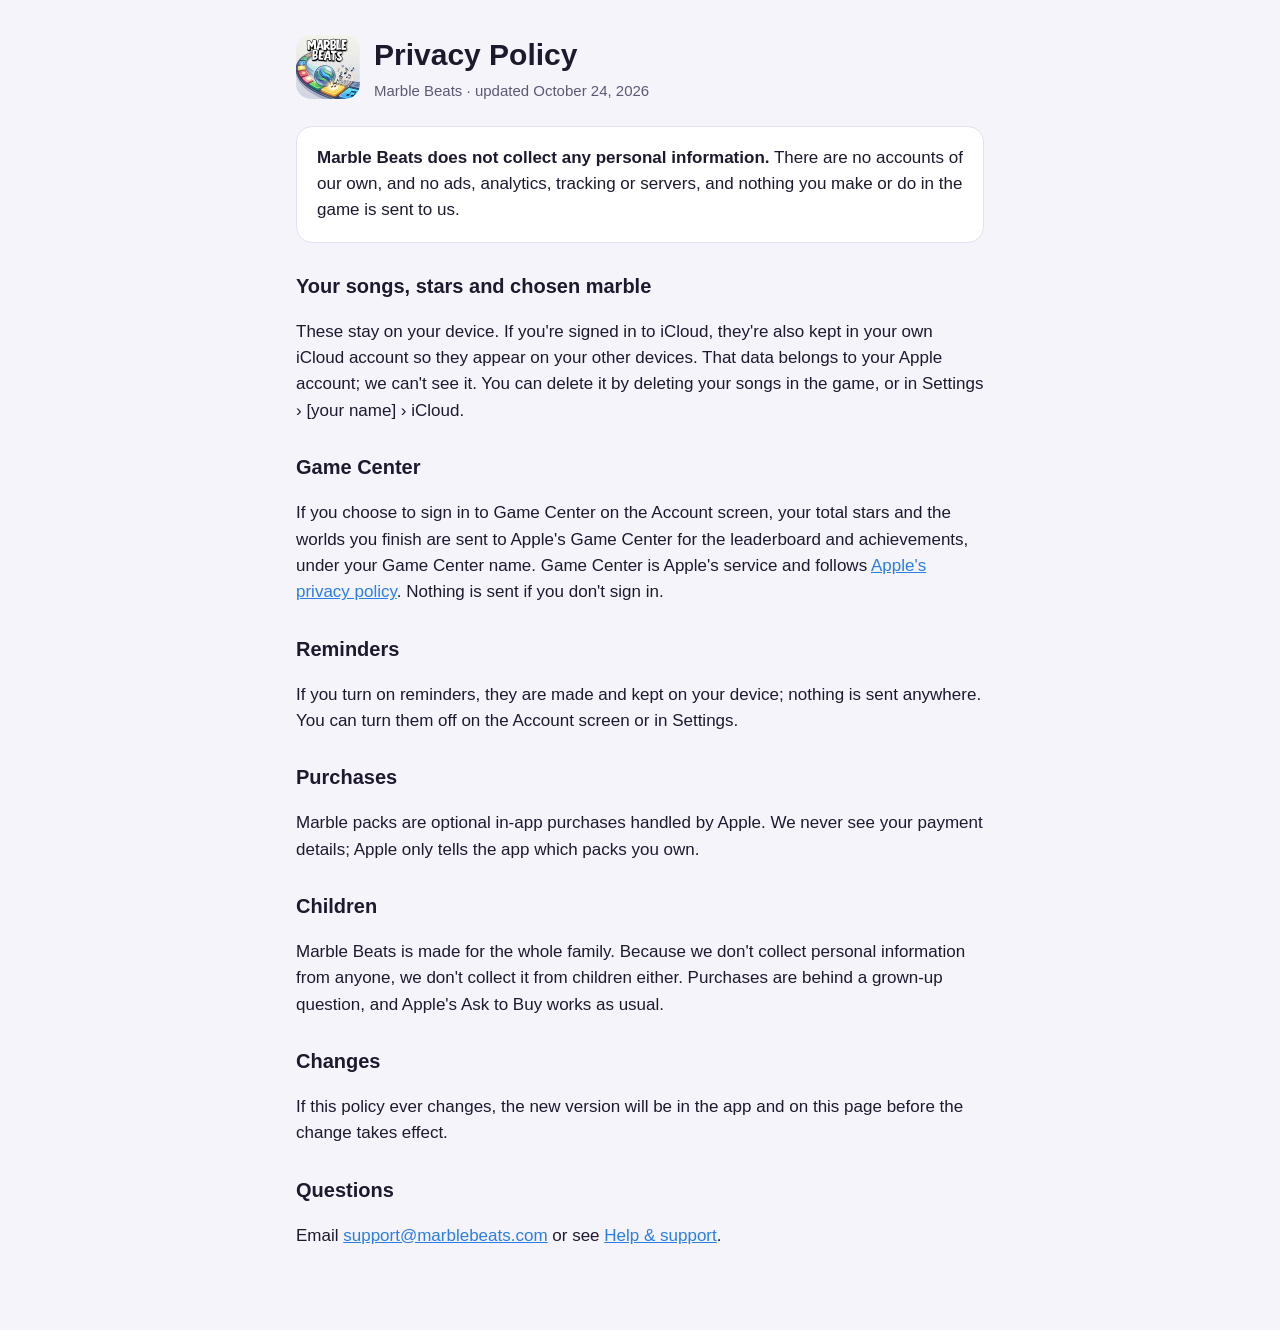
<file: privacy/index.html>
<!doctype html>
<html lang="en"><head><meta charset="utf-8"><meta name="viewport" content="width=device-width, initial-scale=1">
<title>Marble Beats Privacy</title><link rel="stylesheet" href="../style.css"></head>
<body><main>
<header><img src="../icon.png" alt=""><div><h1>Privacy Policy</h1><div class="muted">Marble Beats · updated October 24, 2026</div></div></header>
<div class="card"><strong>Marble Beats does not collect any personal information.</strong> There are no accounts of our own, and no ads, analytics, tracking or servers, and nothing you make or do in the game is sent to us.</div>
<h2>Your songs, stars and chosen marble</h2>
<p>These stay on your device. If you're signed in to iCloud, they're also kept in your own iCloud account so they appear on your other devices. That data belongs to your Apple account; we can't see it. You can delete it by deleting your songs in the game, or in Settings › [your name] › iCloud.</p>
<h2>Game Center</h2>
<p>If you choose to sign in to Game Center on the Account screen, your total stars and the worlds you finish are sent to Apple's Game Center for the leaderboard and achievements, under your Game Center name. Game Center is Apple's service and follows <a href="https://www.apple.com/legal/privacy/">Apple's privacy policy</a>. Nothing is sent if you don't sign in.</p>
<h2>Reminders</h2>
<p>If you turn on reminders, they are made and kept on your device; nothing is sent anywhere. You can turn them off on the Account screen or in Settings.</p>
<h2>Purchases</h2>
<p>Marble packs are optional in-app purchases handled by Apple. We never see your payment details; Apple only tells the app which packs you own.</p>
<h2>Children</h2>
<p>Marble Beats is made for the whole family. Because we don't collect personal information from anyone, we don't collect it from children either. Purchases are behind a grown-up question, and Apple's Ask to Buy works as usual.</p>
<h2>Changes</h2>
<p>If this policy ever changes, the new version will be in the app and on this page before the change takes effect.</p>
<h2>Questions</h2>
<p>Email <a href="mailto:support@marblebeats.com">support@marblebeats.com</a> or see <a href="../support/">Help &amp; support</a>.</p>
</main></body></html>
</file>
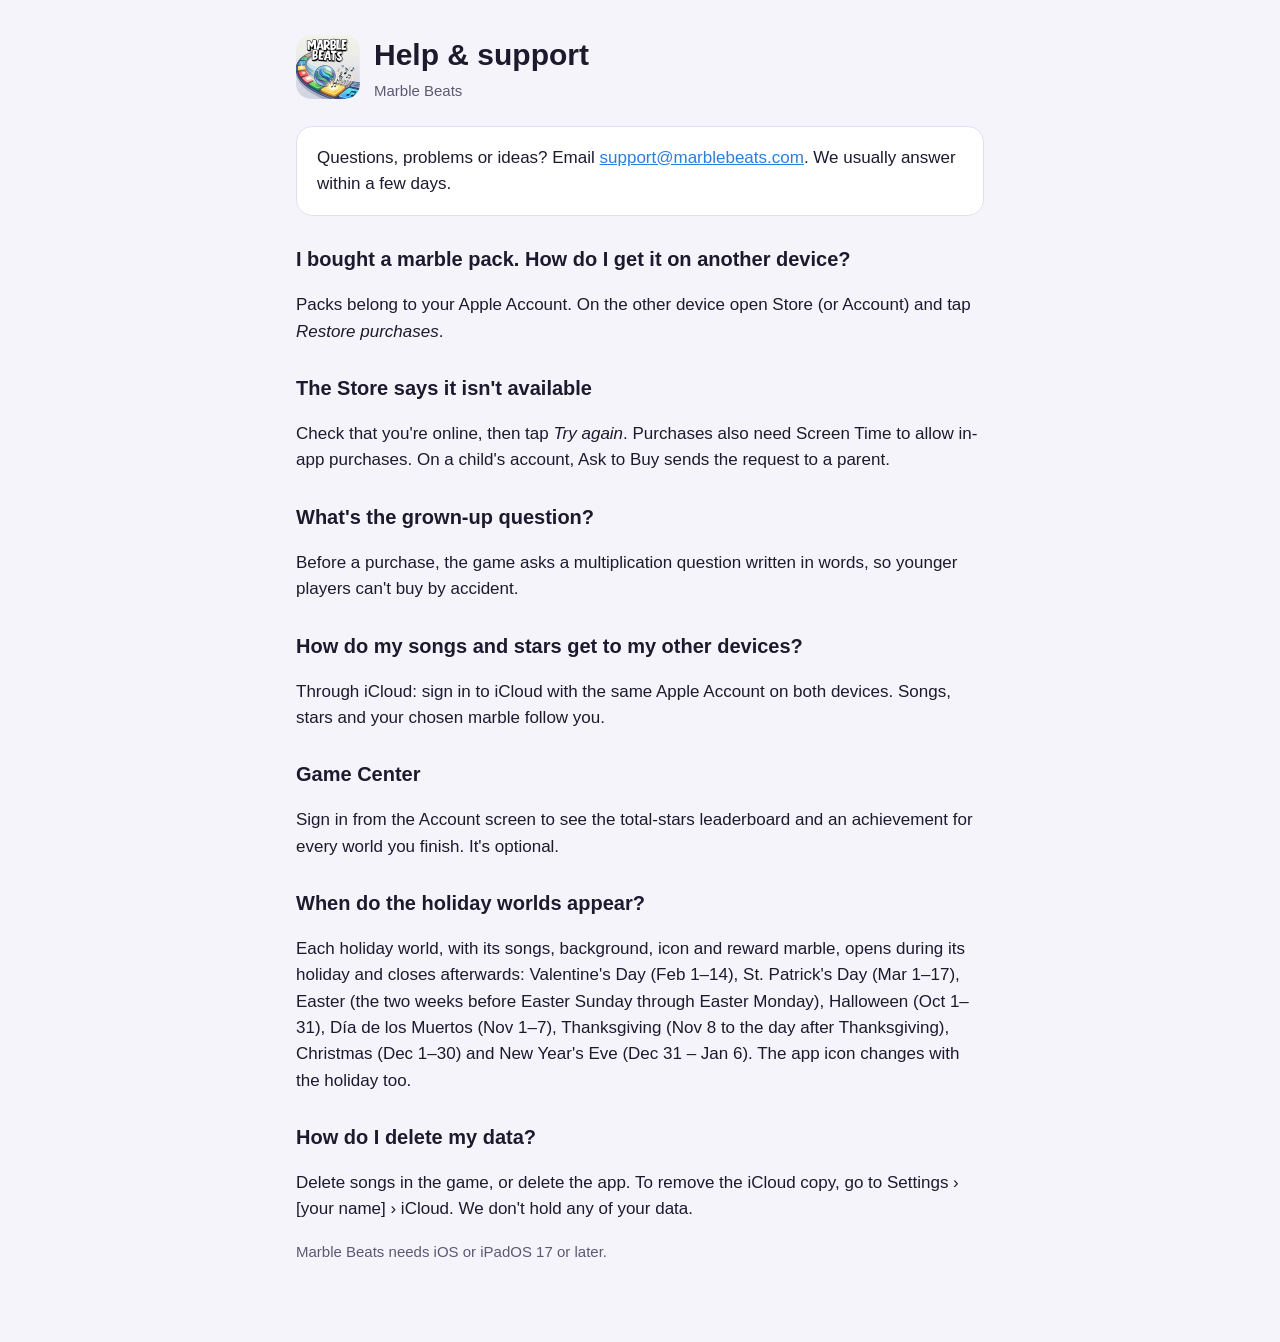
<file: support/index.html>
<!doctype html>
<html lang="en"><head><meta charset="utf-8"><meta name="viewport" content="width=device-width, initial-scale=1">
<title>Marble Beats Support</title><link rel="stylesheet" href="../style.css"></head>
<body><main>
<header><img src="../icon.png" alt=""><div><h1>Help &amp; support</h1><div class="muted">Marble Beats</div></div></header>
<div class="card">Questions, problems or ideas? Email <a href="mailto:support@marblebeats.com">support@marblebeats.com</a>. We usually answer within a few days.</div>
<h2>I bought a marble pack. How do I get it on another device?</h2>
<p>Packs belong to your Apple Account. On the other device open Store (or Account) and tap <em>Restore purchases</em>.</p>
<h2>The Store says it isn't available</h2>
<p>Check that you're online, then tap <em>Try again</em>. Purchases also need Screen Time to allow in-app purchases. On a child's account, Ask to Buy sends the request to a parent.</p>
<h2>What's the grown-up question?</h2>
<p>Before a purchase, the game asks a multiplication question written in words, so younger players can't buy by accident.</p>
<h2>How do my songs and stars get to my other devices?</h2>
<p>Through iCloud: sign in to iCloud with the same Apple Account on both devices. Songs, stars and your chosen marble follow you.</p>
<h2>Game Center</h2>
<p>Sign in from the Account screen to see the total-stars leaderboard and an achievement for every world you finish. It's optional.</p>
<h2>When do the holiday worlds appear?</h2>
<p>Each holiday world, with its songs, background, icon and reward marble, opens during its holiday and closes afterwards:
Valentine's Day (Feb 1–14), St. Patrick's Day (Mar 1–17), Easter (the two weeks before Easter Sunday through Easter Monday), Halloween (Oct 1–31), Día de los Muertos (Nov 1–7), Thanksgiving (Nov 8 to the day after Thanksgiving), Christmas (Dec 1–30) and New Year's Eve (Dec 31 – Jan 6). The app icon changes with the holiday too.</p>
<h2>How do I delete my data?</h2>
<p>Delete songs in the game, or delete the app. To remove the iCloud copy, go to Settings › [your name] › iCloud. We don't hold any of your data.</p>
<p class="muted">Marble Beats needs iOS or iPadOS 17 or later.</p>
</main></body></html>
</file>
<file: style.css>
:root { --bg: #f6f4fb; --ink: #1d1a2e; --muted: #5d5873; --card: #ffffff; --accent: #2a7de1; --line: #e3dff0; }
@media (prefers-color-scheme: dark) { :root { --bg: #0f1022; --ink: #f1f0f8; --muted: #a9a6c2; --card: #191a33; --accent: #6db3ff; --line: #2a2b4a; } }
* { box-sizing: border-box; }
body { margin: 0; background: var(--bg); color: var(--ink); font: 17px/1.55 -apple-system, BlinkMacSystemFont, "Segoe UI", Roboto, sans-serif; }
main { max-width: 720px; margin: 0 auto; padding: 32px 16px 64px; }
header { display: flex; align-items: center; gap: 14px; margin-bottom: 24px; }
header img { width: 64px; height: 64px; border-radius: 15px; }
h1 { font-size: 30px; margin: 0; }
h2 { font-size: 20px; margin: 28px 0 6px; }
p, li { color: var(--ink); }
.muted { color: var(--muted); font-size: 15px; }
.card { background: var(--card); border: 1px solid var(--line); border-radius: 16px; padding: 18px 20px; margin: 16px 0; }
a { color: var(--accent); }
nav a { margin-right: 16px; }
</file>
